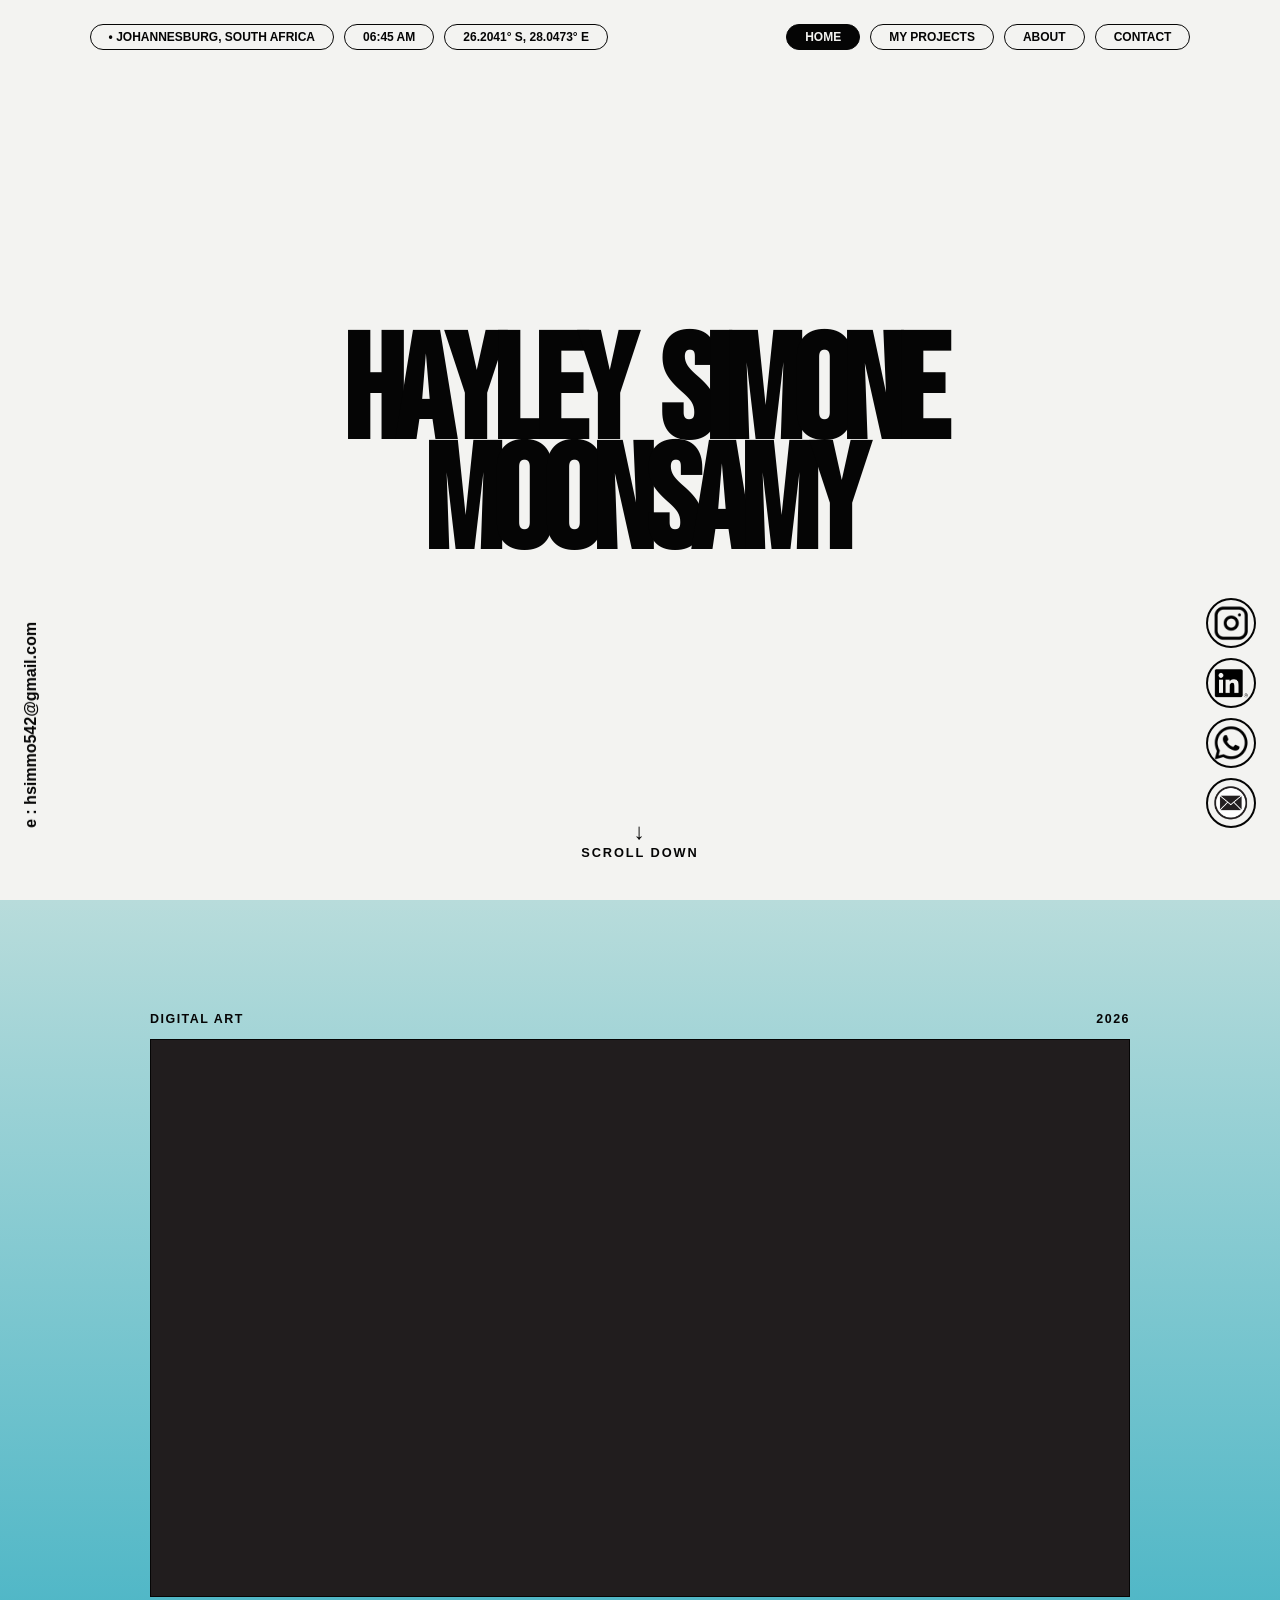
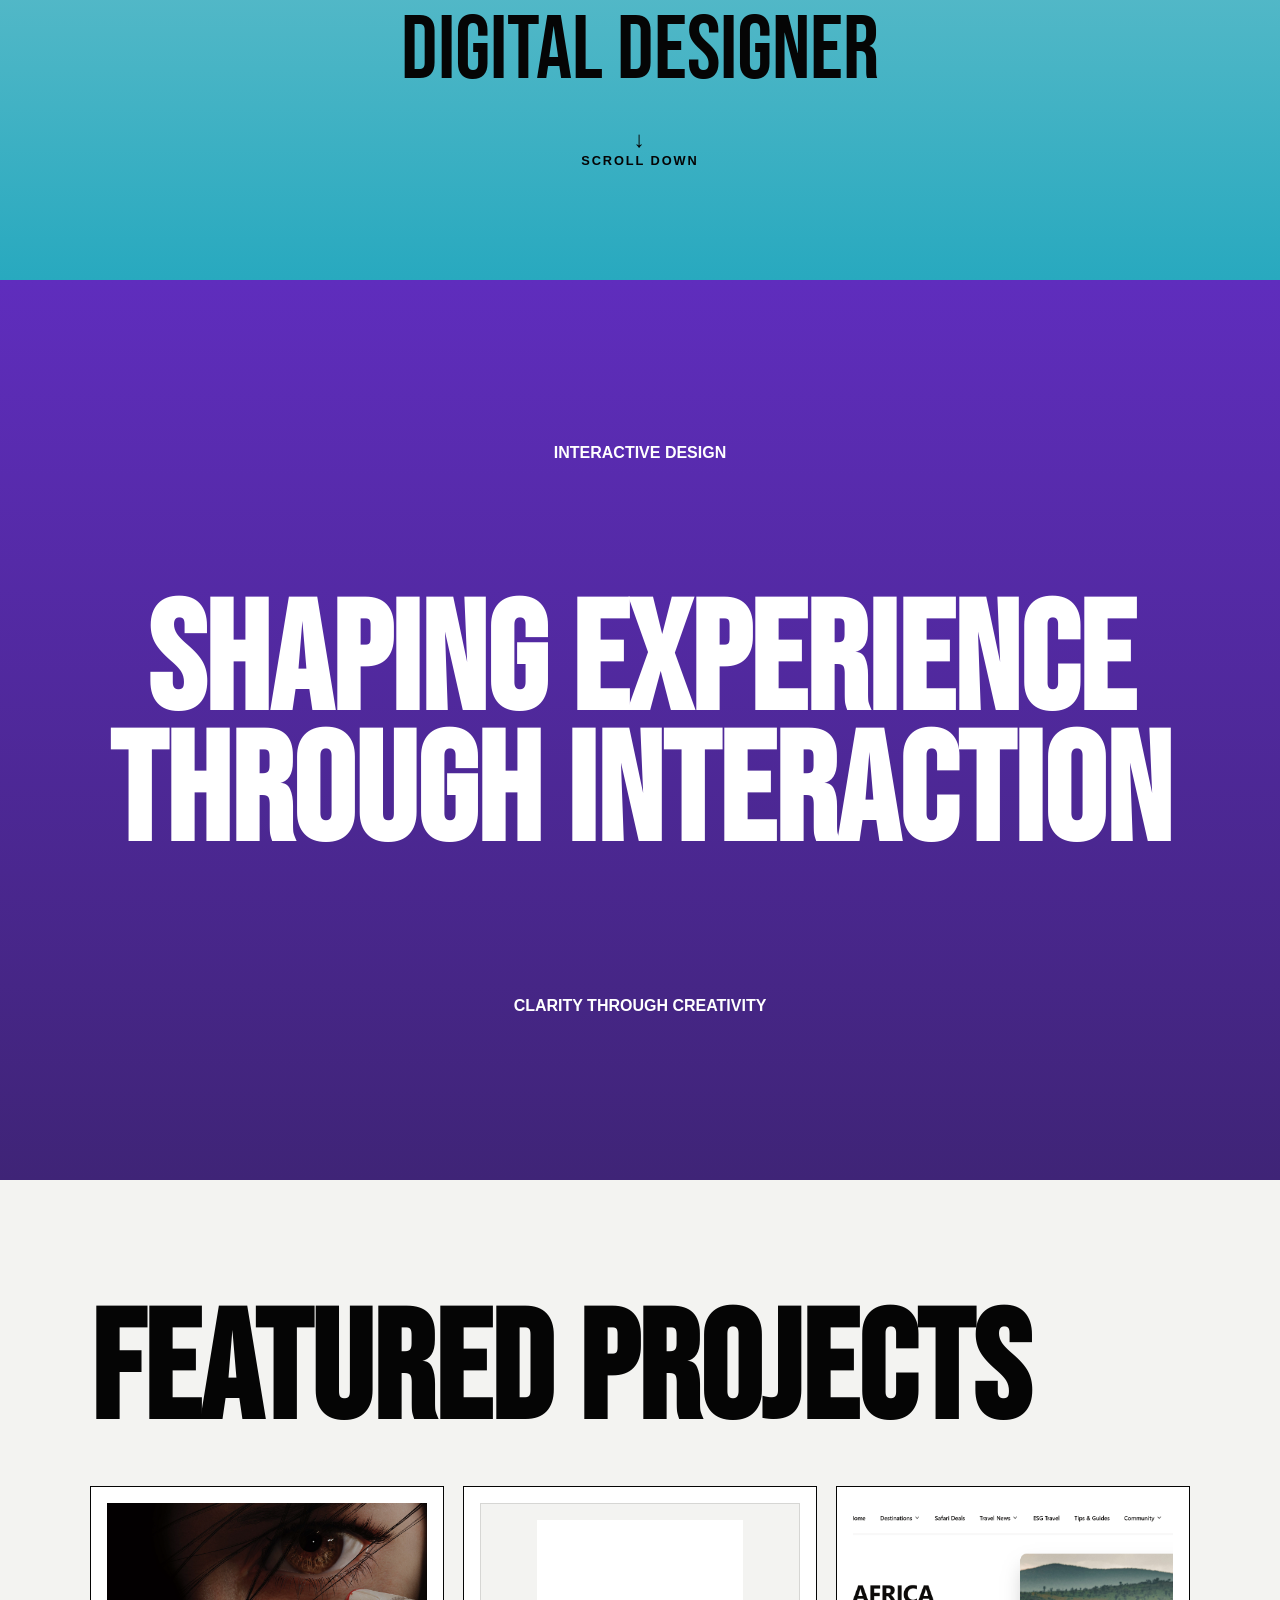
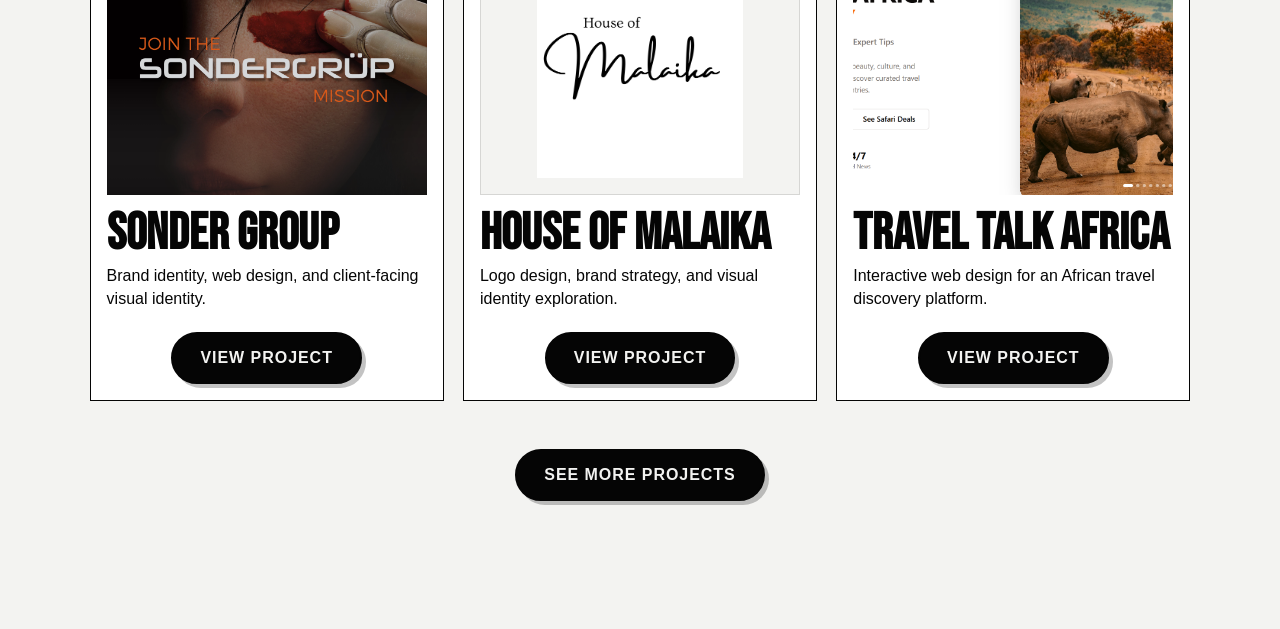
<file: index.html>
<!DOCTYPE html>
<html lang="en">
<head>
    <meta charset="UTF-8">
    <meta name="viewport" content="width=device-width, initial-scale=1.0">
    <title>Hayley Simone Moonsamy | Portfolio</title>
    <link rel="stylesheet" href="css/style.css">
    <script src="js/script.js" defer></script>
</head>

<body data-page="home">
    <header id="site-header"></header>

    <main>
        <section class="about-hero home-hero">
            <h1 class="about-title home-title" aria-label="Hayley Simone Moonsamy">
                <span>H</span><span>A</span><span>Y</span><span>L</span><span>E</span><span>Y</span>
                <span class="title-space"></span>
                <span>S</span><span>I</span><span>M</span><span>O</span><span>N</span><span>E</span>
                <br>
                <span>M</span><span>O</span><span>O</span><span>N</span><span>S</span><span>A</span><span>M</span><span>Y</span>
            </h1>

            <div class="hero-scroll">
                <span>↓</span>
                Scroll Down
            </div>
        </section>

        <section class="home-demo-section">
            <div class="home-demo-meta">
                <span>Digital Art</span>
                <span>2026</span>
            </div>

            <div class="home-demo-reel">
                <video autoplay muted loop playsinline>
                    <source src="assets-videos/Illustration%20Collection.mp4" type="video/mp4">
                    Full Screen Demo Reel
                </video>
            </div>

            <p class="home-demo-role">Digital Designer</p>

            <div class="about-scroll-cue">
                <span>↓</span>
                Scroll Down
            </div>
        </section>

        <section class="statement-section">
            <p>Interactive Design</p>
            <h2>Shaping Experience<br>Through Interaction</h2>
            <p>Clarity Through Creativity</p>
        </section>

        <section class="featured-section" id="featured">
            <h2>Featured Projects</h2>

            <div class="featured-grid">
                <article class="featured-card">
                    <img class="project-image project-thumb" src="assets/images/sonder/Sonder%20IG.png" alt="Sonder Group social campaign thumbnail">
                    <h3>Sonder Group</h3>
                    <p>Brand identity, web design, and client-facing visual identity.</p>
                    <a href="project1.html">View Project</a>
                </article>

                <article class="featured-card">
                    <img class="project-image project-thumb project-thumb-contain" src="assets malaika/images/logos/3.png" alt="House of Malaika logo thumbnail">
                    <h3>House of Malaika</h3>
                    <p>Logo design, brand strategy, and visual identity exploration.</p>
                    <a href="project2.html">View Project</a>
                </article>

                <article class="featured-card">
                    <img class="project-image project-thumb" src="assetstravel/images/images/website.png" alt="Travel Talk Africa website thumbnail">
                    <h3>Travel Talk Africa</h3>
                    <p>Interactive web design for an African travel discovery platform.</p>
                    <a href="project3.html">View Project</a>
                </article>
            </div>

            <a class="big-button" href="projects.html">See More Projects</a>
        </section>
    </main>
</body>
</html>
</file>
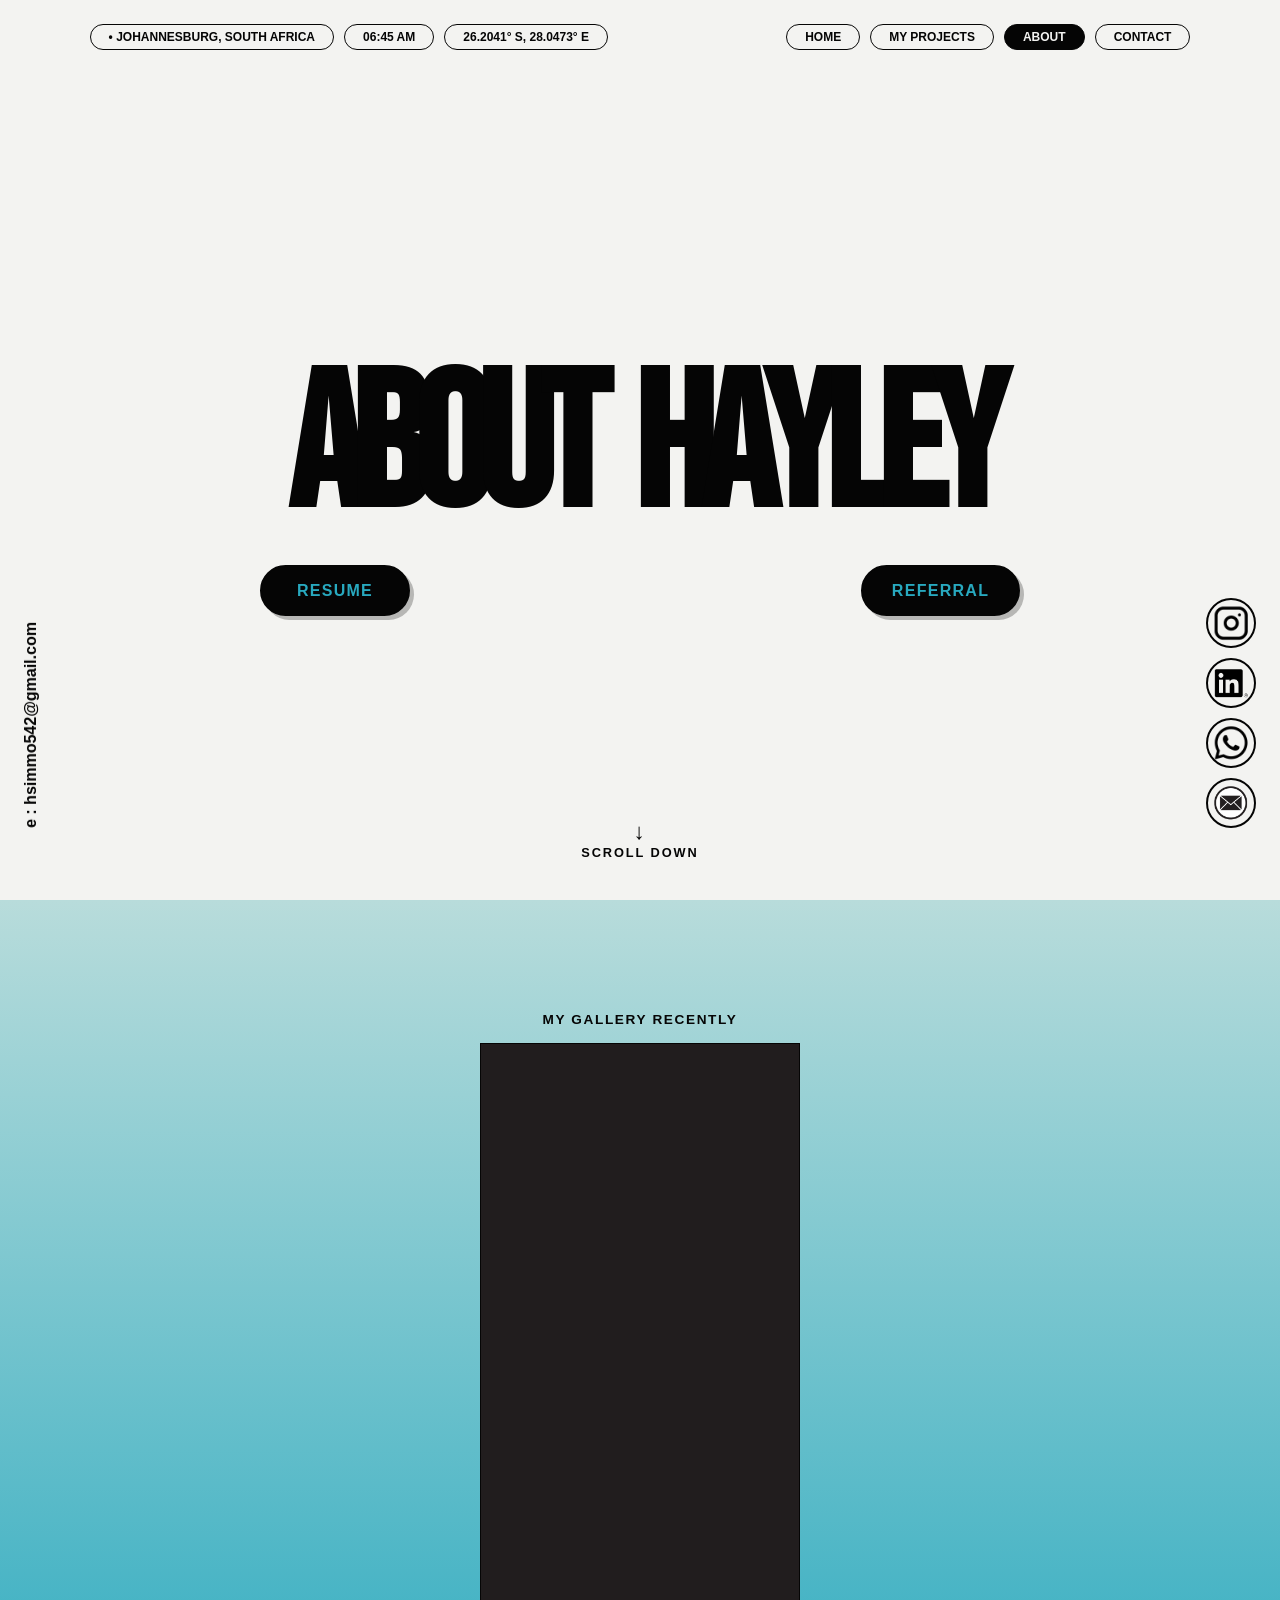
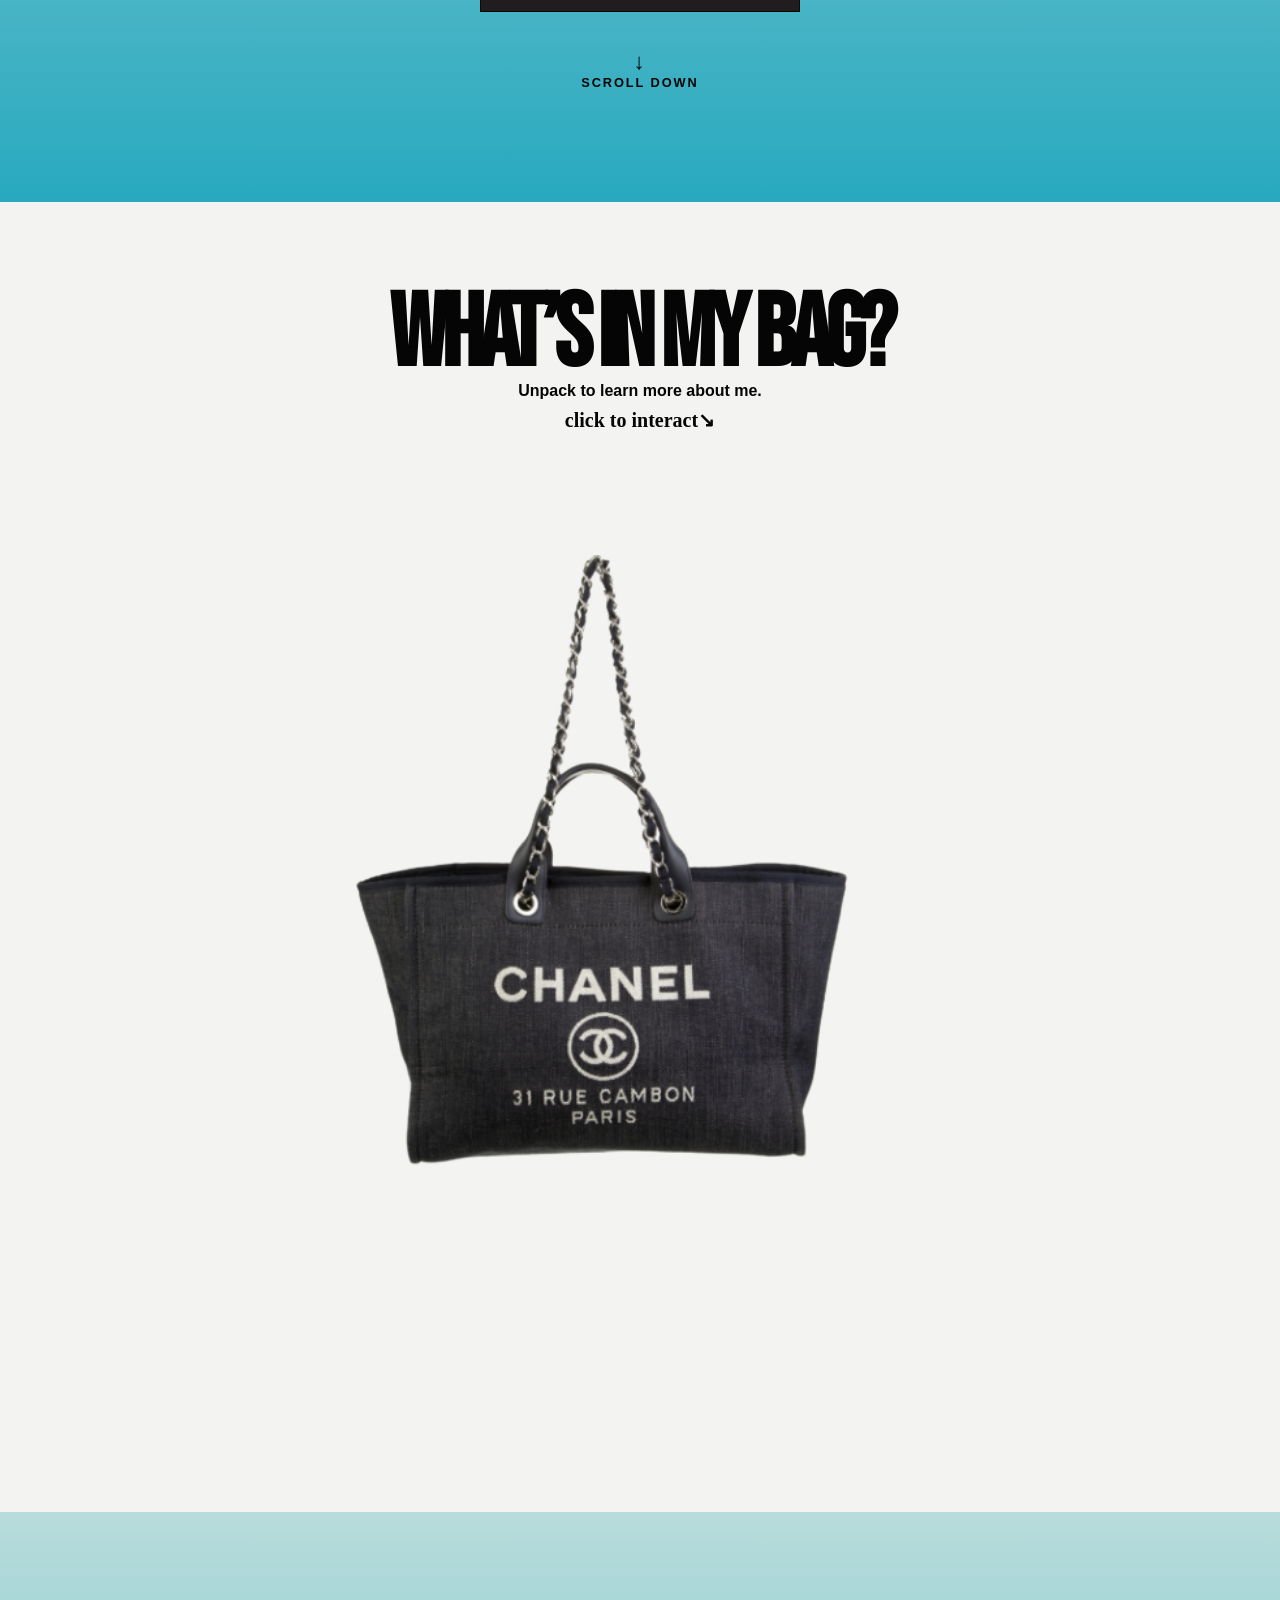
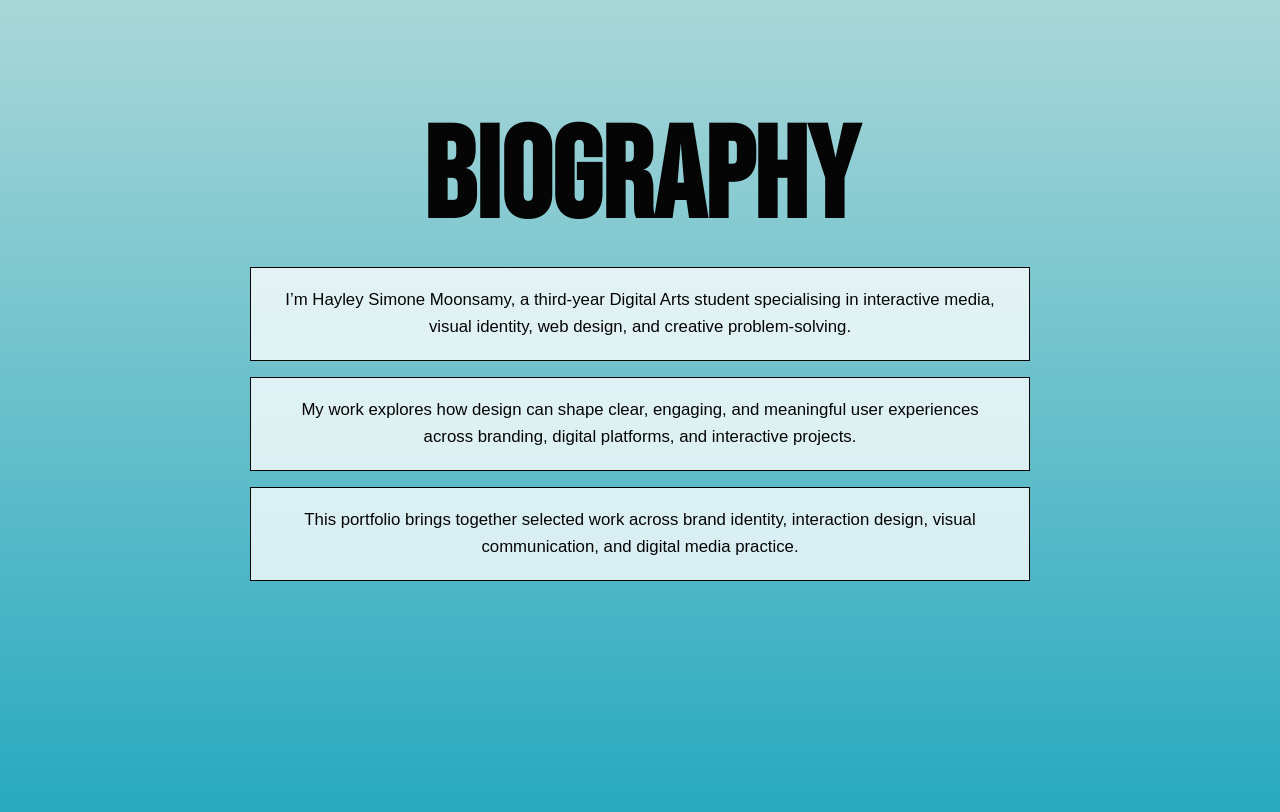
<file: about.html>
<!DOCTYPE html>
<html lang="en">
<head>
    <meta charset="UTF-8">
    <meta name="viewport" content="width=device-width, initial-scale=1.0">
    <title>About | Hayley Simone Moonsamy</title>
    <link rel="stylesheet" href="css/style.css">
    <script src="js/script.js" defer></script>
</head>

<body data-page="about">
    <header id="site-header"></header>

    <main class="about-page">

        <section class="about-hero">
            <h1 class="about-title" aria-label="About Hayley">
                <span>A</span><span>B</span><span>O</span><span>U</span><span>T</span>
                <span class="title-space"></span>
                <span>H</span><span>A</span><span>Y</span><span>L</span><span>E</span><span>Y</span>
            </h1>

            <div class="about-hero-buttons">
                <a href="assets-about/documents/Hayley Corporate Resume.pdf" class="big-button" target="_blank" rel="noopener noreferrer">Resume</a>
                <a href="assets-about/documents/Hayley Referal.pdf" class="big-button" target="_blank" rel="noopener noreferrer">Referral</a>
            </div>

            <div class="hero-scroll">
            <span>↓</span>
            Scroll Down
            </div>

        </section>

        <section class="about-reel-section">
            <div class="about-reel-text">
                <p>My gallery recently</p>
                <h2>Designing with purpose through interaction.</h2>
            </div>

            <div class="about-demo-reel">
                <video autoplay muted loop playsinline>
                    <source src="assets-videos/video/PhotoDump.mp4" type="video/mp4">
                    Demo Reel
                </video>
            </div>

            <div class="about-scroll-cue">
                <span>↓</span>
                Scroll Down
            </div>
        </section>

        <section class="about-bag-section">
            <div class="bag-heading">
                <h2>What’s in my bag?</h2>
                <p>Unpack to learn more about me.</p>
                <p class="click-to-interact">click to interact</p>
            </div>

            <div class="bag-stage">
                <button class="bag-visual" type="button" aria-label="Open bag">
                    <img src="assets-about/bag.png" alt="Open my bag">
                </button>

                <div class="bag-items">
                    <button class="bag-item" data-target="polaroid">
                        <img src="assets-about/polaroid.png" alt="Polaroid">
                    </button>

                    <button class="bag-item" data-target="phone">
                        <img src="assets-about/iphone.png" alt="iPhone">
                    </button>

                    <button class="bag-item" data-target="tablet">
                        <img src="assets-about/drawing tablet.png" alt="Drawing tablet">
                    </button>

                    <button class="bag-item" data-target="glasses">
                        <img src="assets-about/glasses.png" alt="Glasses">
                    </button>

                    <button class="bag-item" data-target="headphones">
                        <img src="assets-about/headphones.png" alt="Headphones">
                    </button>

                    <button class="bag-item" data-target="laptop">
                        <img src="assets-about/laptop.png" alt="Laptop">
                    </button>

                    <button class="bag-item" data-target="notebook">
                        <img src="assets-about/notebook.png" alt="Notebook">
                    </button>

                    <button class="bag-item" data-target="book">
                        <img src="assets-about/bukowski book.png" alt="Bukowski book">
                    </button>

                    <button class="bag-item" data-target="ipad">
                        <img src="assets-about/ipad.png" alt="iPad">
                    </button>

                    <button class="bag-item" data-target="controller">
                        <img src="assets-about/controller.png" alt="Controller">
                    </button>

                    <button class="bag-item" data-target="bible">
                        <img src="assets-about/bible.png" alt="Bible">
                    </button>

                    <button class="bag-item" data-target="water">
                        <img src="assets-about/water bottle.png" alt="Water bottle">
                    </button>
                </div>

                <article class="bag-popup" id="bag-popup">
                    <h3>Click the bag</h3>
                    <p>Open the bag, then select an object to reveal more.</p>
                </article>
            </div>
        </section>

        <section class="about-bio-section">
            <h2>Biography</h2>

            <p>
                I’m Hayley Simone Moonsamy, a third-year Digital Arts student specialising in interactive media,
                visual identity, web design, and creative problem-solving.
            </p>

            <p>
                My work explores how design can shape clear, engaging, and meaningful user experiences across
                branding, digital platforms, and interactive projects.
            </p>

            <p>
                This portfolio brings together selected work across brand identity, interaction design,
                visual communication, and digital media practice.
            </p>
        </section>

    </main>
</body>
</html>
</file>
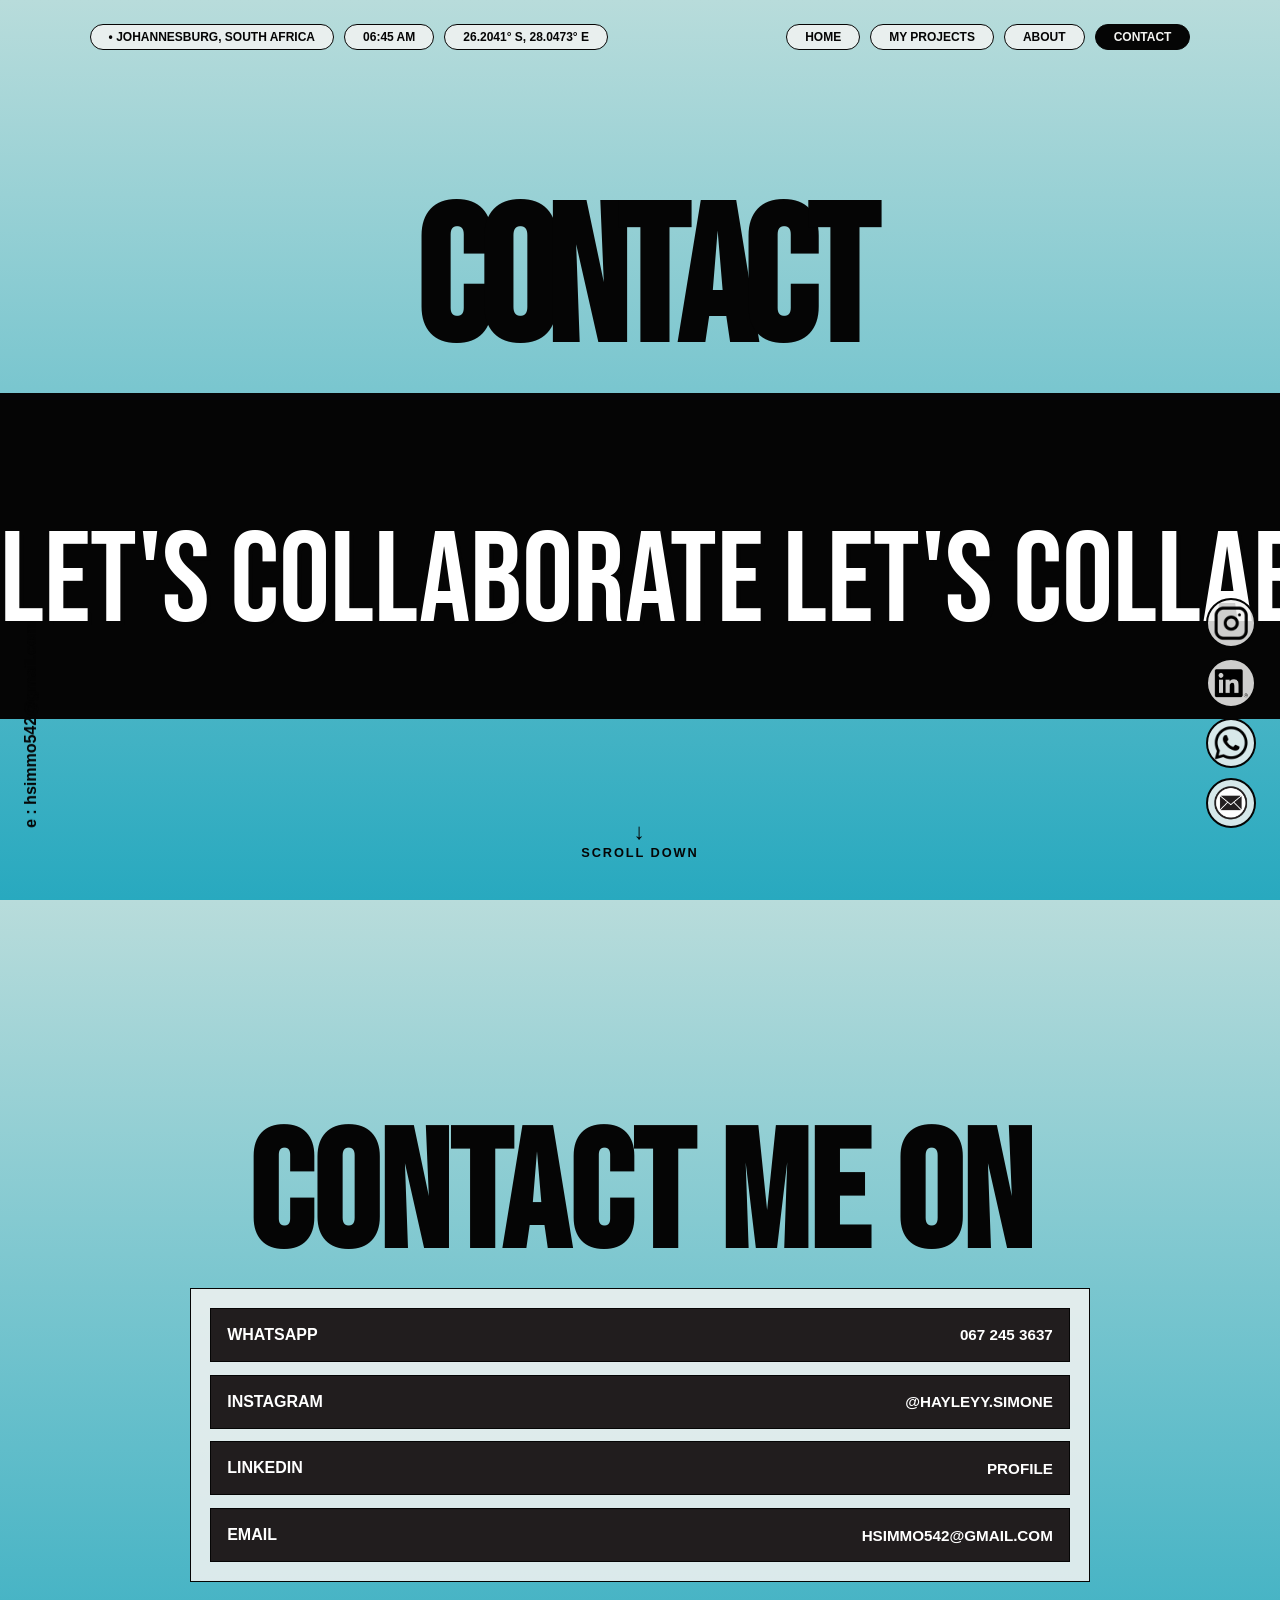
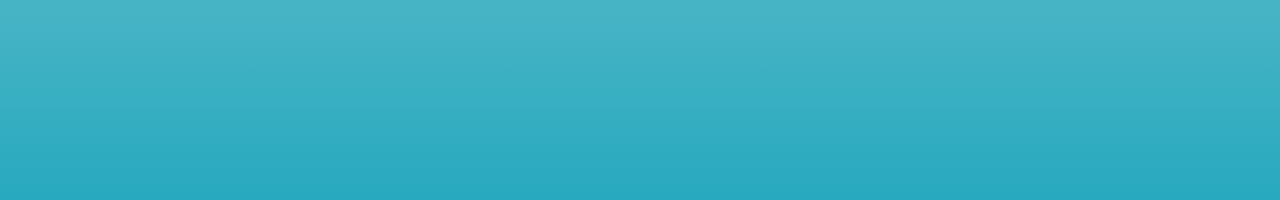
<file: contact.html>
<!DOCTYPE html>
<html lang="en">
<head>
    <meta charset="UTF-8">
    <meta name="viewport" content="width=device-width, initial-scale=1.0">
    <title>Contact | Hayley Simone Moonsamy</title>
    <link rel="stylesheet" href="css/style.css">
    <script src="js/script.js" defer></script>
</head>

<body data-page="contact">
    <header id="site-header"></header>

    <main class="contact-page">
        <section class="about-hero contact-hero">
            <h1 class="about-title contact-title" aria-label="Contact">
                <span>C</span><span>O</span><span>N</span><span>T</span><span>A</span><span>C</span><span>T</span>
            </h1>

            <a class="contact-collab-link" href="mailto:hsimmo542@gmail.com" aria-label="Email Hayley to collaborate">
                <span class="contact-collab-top" aria-hidden="true"></span>
                <span class="contact-collab-main">
                    <span>Let's Collaborate Let's Collaborate Let's Collaborate</span>
                </span>
            </a>

            <div class="hero-scroll">
                <span>↓</span>
                Scroll Down
            </div>
        </section>

        <section class="contact-info-section" aria-labelledby="contact-info-title">
            <div class="contact-frame contact-info-frame">
                <h2 id="contact-info-title">Contact Me On</h2>

                <div class="contact-list">
                    <a class="contact-row" href="https://wa.me/27672453637" target="_blank" rel="noopener noreferrer">
                        <span>WhatsApp</span>
                        <strong>067 245 3637</strong>
                    </a>

                    <a class="contact-row" href="https://www.instagram.com/hayleyy.simone/" target="_blank" rel="noopener noreferrer">
                        <span>Instagram</span>
                        <strong>@hayleyy.simone</strong>
                    </a>

                    <a class="contact-row" href="https://www.linkedin.com/in/hayley-moonsamy-b3a55b208?utm_source=share_via&utm_content=profile&utm_medium=member_ios" target="_blank" rel="noopener noreferrer">
                        <span>LinkedIn</span>
                        <strong>Profile</strong>
                    </a>

                    <a class="contact-row" href="mailto:hsimmo542@gmail.com">
                        <span>Email</span>
                        <strong>hsimmo542@gmail.com</strong>
                    </a>
                </div>
            </div>
        </section>
    </main>
</body>
</html>
</file>
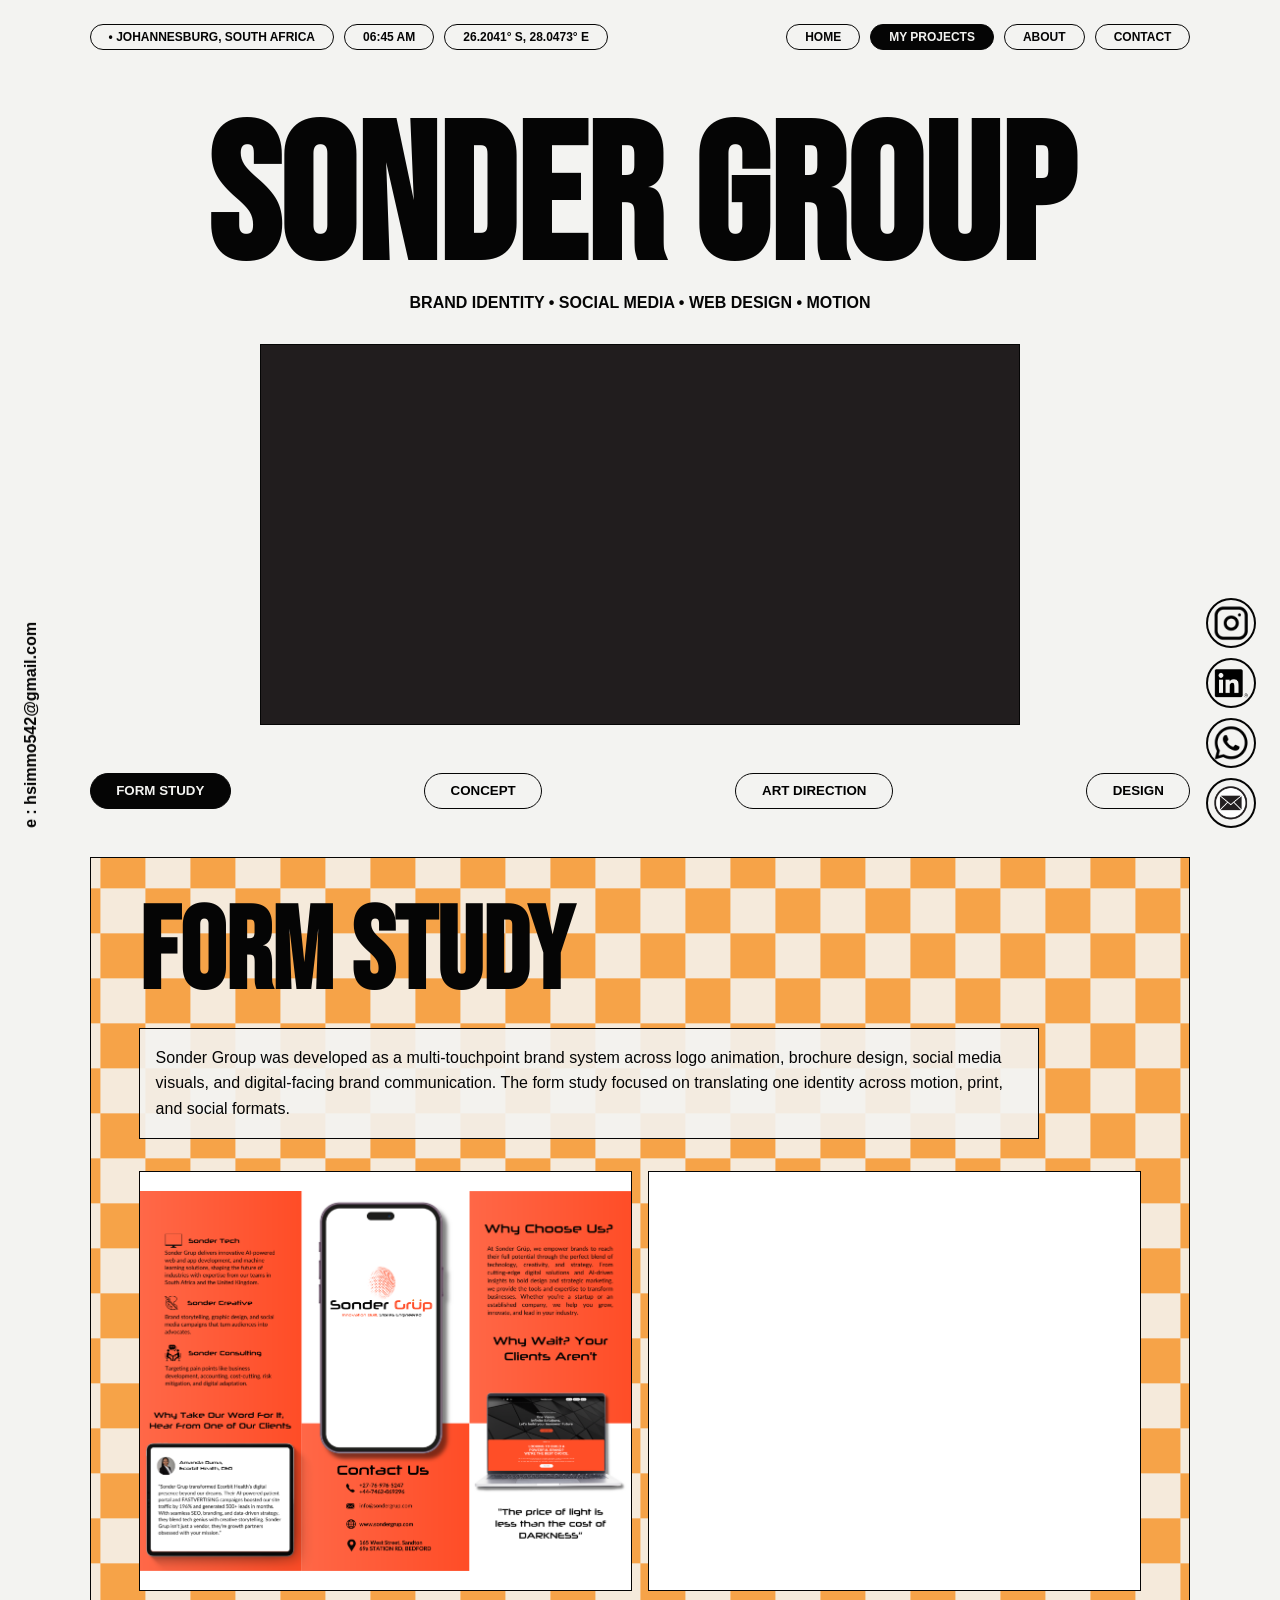
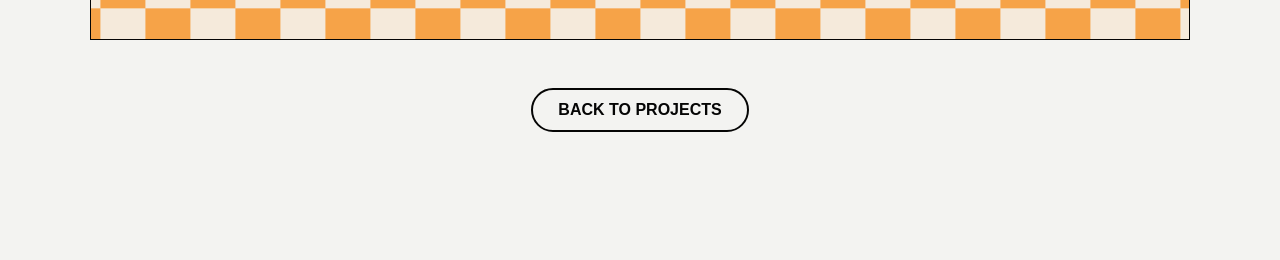
<file: project1.html>
<!DOCTYPE html>
<html lang="en">
<head>
    <meta charset="UTF-8" />
    <meta name="viewport" content="width=device-width, initial-scale=1.0" />
    <title>Sonder Group | Hayley Simone Moonsamy</title>
    <link rel="stylesheet" href="css/style.css" />
    <script src="js/script.js" defer></script>
</head>

<body data-page="projects" data-project="sonder">
    <header id="site-header"></header>

    <main class="project-detail-page sonder-page">
        <section class="project-detail-hero centered-project-hero">
            <h1>Sonder Group</h1>
            <p class="project-type">Brand Identity • Social Media • Web Design • Motion</p>

            <video class="project-hero-video centered-media" autoplay muted loop playsinline>
                <source src="assets/videos/sonder/Sonder Final Logo.mp4" type="video/mp4" />
            </video>
        </section>

        <section class="project-tabs">
            <button class="detail-tab active-tab" data-tab="form">Form Study</button>
            <button class="detail-tab" data-tab="concept">Concept</button>
            <button class="detail-tab" data-tab="art">Art Direction</button>
            <button class="detail-tab" data-tab="design">Design</button>
        </section>

        <section class="detail-panel active-panel" id="form">
            <h2>Form Study</h2>
            <p>
                Sonder Group was developed as a multi-touchpoint brand system across logo animation,
                brochure design, social media visuals, and digital-facing brand communication. The form
                study focused on translating one identity across motion, print, and social formats.
            </p>

            <div class="case-gallery">
                <img class="wide-case-image" src="assets/images/Sonder%20Brochure.png" alt="Sonder Group brochure design" />

                <video autoplay muted loop playsinline>
                    <source src="assets/videos/sonder/we do.mp4" type="video/mp4" />
                </video>
            </div>
        </section>

        <section class="detail-panel" id="concept">
            <h2>Concept</h2>
            <p>
                The concept positions Sonder Group as a bold digital solutions brand combining technology,
                creativity, consulting, and strategic communication. The visual identity needed to feel
                innovative, confident, and commercially credible while still being adaptable for social media
                and client-facing material.
            </p>

            <div class="case-gallery">
                <img src="assets/images/sonder/Sonder%20IG.png" alt="Sonder mission post" />
                <img src="assets/images/Sonder%20IG1.png" alt="Sonder movement post" />
                <img src="assets/images/sonder/Sonder%20IG2.png" alt="Sonder consulting post" />
                <img src="assets/images/Sonder%20IG3.png" alt="Sonder enquiries post" />
            </div>
        </section>

        <section class="detail-panel" id="art">
            <h2>Art Direction</h2>
            <p>
                The art direction uses a high-contrast orange, black, white, and grey palette, paired with
                futuristic typography and editorial imagery. The system is direct, motivational, and
                social-first, using bold overlays and strong hierarchy to guide attention quickly.
            </p>

            <div class="case-gallery small-gallery">
                <img src="assets/images/Sonder%20IG4.png" alt="Sonder business post" />
                <img src="assets/images/Sonder%20IG5.png" alt="Sonder cool idea post" />
                <img src="assets/images/Sonder%20IG6.png" alt="Sonder business detail post" />
                <img src="assets/images/Sonder%20IG7.png" alt="Sonder product problem post" />
                <img src="assets/images/Sonder%20IG8.png" alt="Sonder product market post" />
                <img src="assets/images/Sonder%20IG9.png" alt="Sonder problem solution post" />
            </div>
        </section>

        <section class="detail-panel" id="design">
            <h2>Design</h2>
            <p>
                The final design outcome extends the brand across brochure design, animated logo work,
                campaign visuals, and educational carousel content. This shows how one identity can remain
                consistent while adapting across different communication needs.
            </p>

            <div class="case-gallery small-gallery">
                <img src="assets/images/Sonder%20IG10.png" alt="Sonder PSSP framework post" />
                <img src="assets/images/Sonder%20IG11.png" alt="Sonder problem framework post" />
                <img src="assets/images/Sonder%20IG12.png" alt="Sonder statistic framework post" />
                <img src="assets/images/Sonder%20IG13.png" alt="Sonder solution framework post" />
                <img src="assets/images/Sonder%20IG14.png" alt="Sonder product framework post" />
                <img src="assets/images/Sonder%20IG15.png" alt="Sonder validation post" />
            </div>
        </section>

        <a class="big-button" href="projects.html">Back to Projects</a>
    </main>
</body>
</html>
</file>
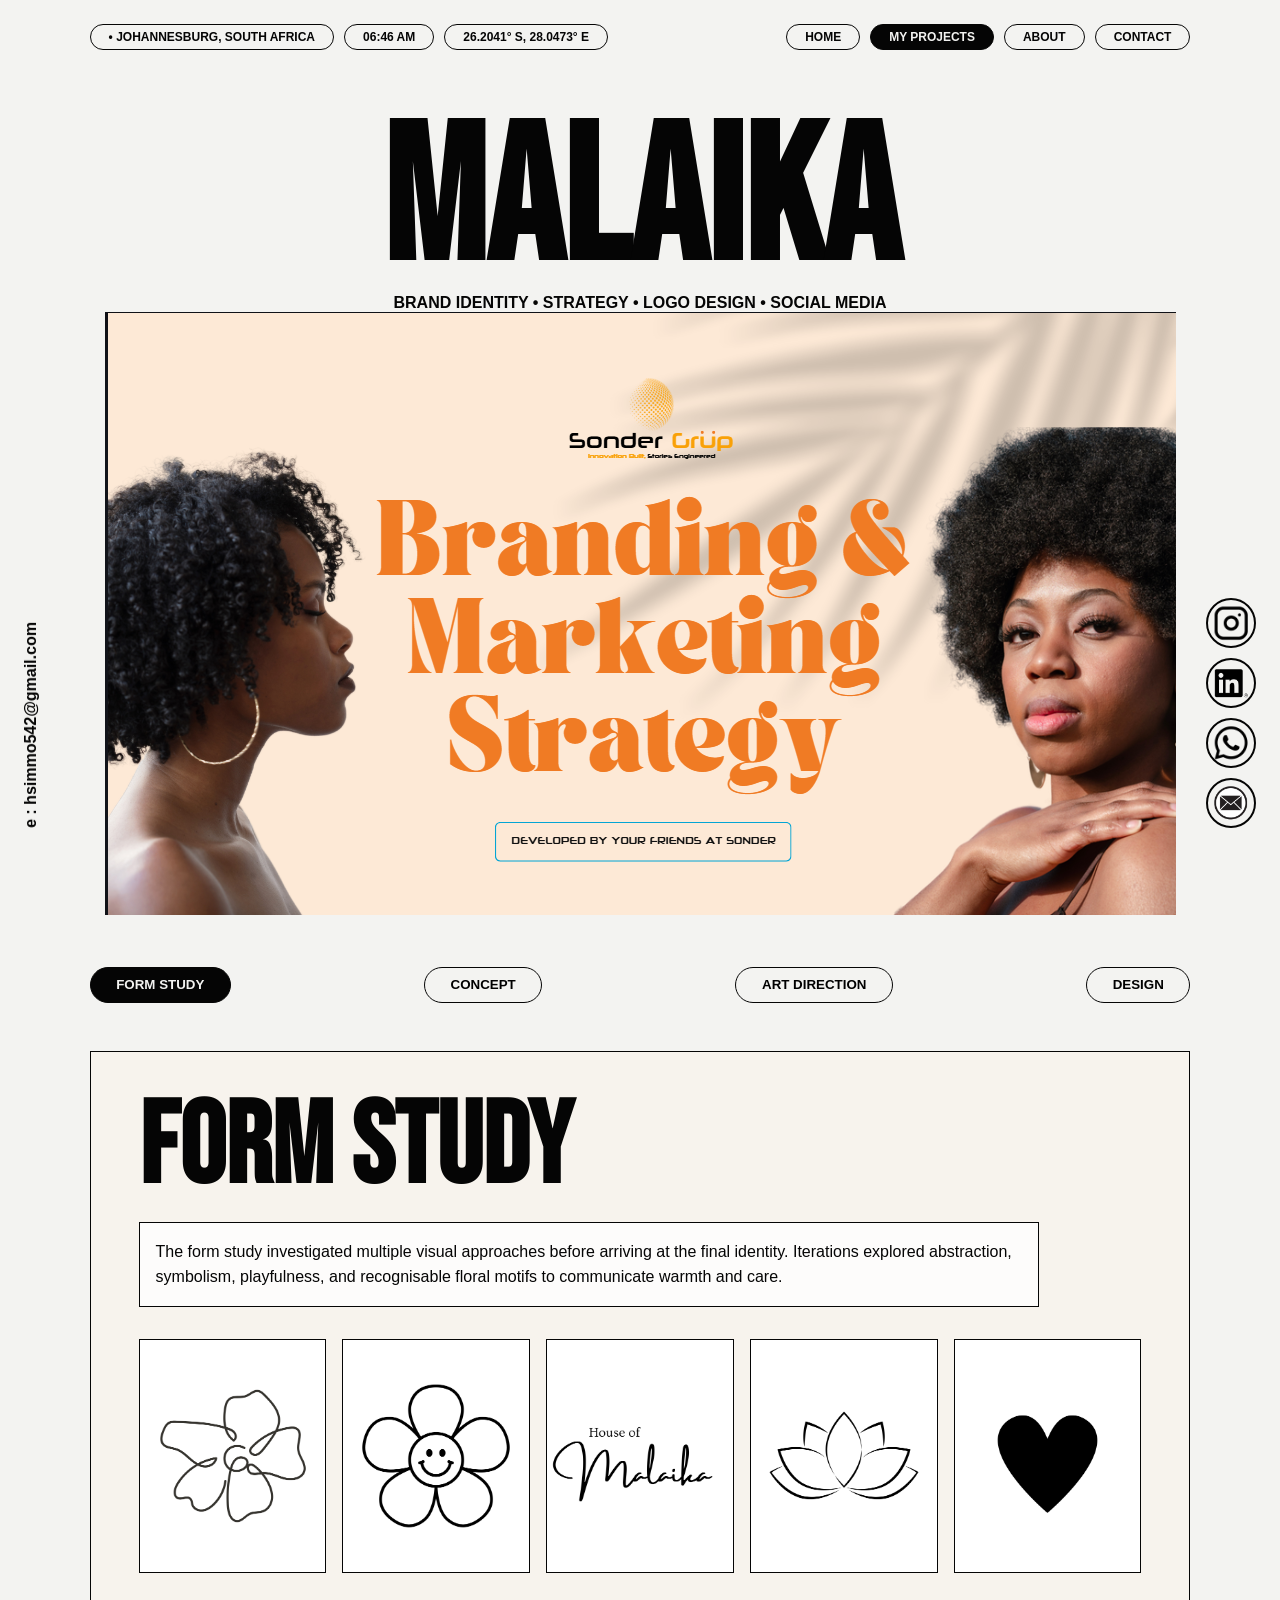
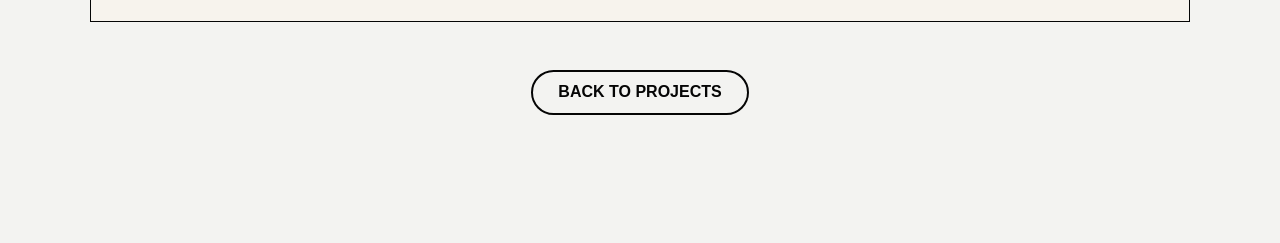
<file: project2.html>
<!DOCTYPE html>
<html lang="en">
<head>
    <meta charset="UTF-8">
    <meta name="viewport" content="width=device-width, initial-scale=1.0">
    <title>House of Malaika | Hayley Simone Moonsamy</title>

    <link rel="stylesheet" href="css/style.css">
    <script src="js/script.js" defer></script>
</head>

<body data-page="projects" data-project="malaika">

    <header id="site-header"></header>

    <main class="project-detail-page">

        <!-- HERO -->
        <section class="project-detail-hero centered-project-hero">

            <h1>MALAIKA</h1>

            <p class="project-type">
                BRAND IDENTITY • STRATEGY • LOGO DESIGN • SOCIAL MEDIA
            </p>

            <img
                class="centered-media"
                src="assets malaika/images/images/mal.png"
                alt="House of Malaika final logo"
            >

        </section>


        <!-- TABS -->
        <section class="project-tabs">

            <button class="detail-tab active-tab" data-tab="form">
                Form Study
            </button>

            <button class="detail-tab" data-tab="concept">
                Concept
            </button>

            <button class="detail-tab" data-tab="art">
                Art Direction
            </button>

            <button class="detail-tab" data-tab="design">
                Design
            </button>

        </section>


        <!-- FORM STUDY -->
        <section class="detail-panel active-panel" id="form">

            <h2>Form Study</h2>

            <p>
                The form study investigated multiple visual approaches before
                arriving at the final identity. Iterations explored abstraction,
                symbolism, playfulness, and recognisable floral motifs to
                communicate warmth and care.
            </p>

            <div class="case-gallery small-gallery">

                <img
                    src="assets malaika/images/logos/1.png"
                    alt="Malaika logo exploration one"
                >

                <img
                    src="assets malaika/images/logos/2.png"
                    alt="Malaika logo exploration two"
                >

                <img
                    src="assets malaika/images/logos/3.png"
                    alt="Malaika logo exploration three"
                >

                <img
                    src="assets malaika/images/logos/4.png"
                    alt="Malaika logo exploration four"
                >

                <img
                    src="assets malaika/images/logos/5.png"
                    alt="Malaika logo exploration five"
                >

            </div>

        </section>


        <!-- CONCEPT -->
        <section class="detail-panel" id="concept">

            <h2>Concept</h2>

            <p>
                The concept centred on positioning Malaika as a contemporary
                wellness brand. Strategic messaging focused on empowerment,
                trust, and authentic connection with its audience.
            </p>

            <div class="case-gallery">

                <img
                    class="wide-case-image"
                    src="assets malaika/images/images/strategy.png"
                    alt="Malaika branding and marketing strategy"
                >

            </div>

        </section>


        <!-- ART DIRECTION -->
        <section class="detail-panel" id="art">

            <h2>Art Direction</h2>

            <p>
                The art direction paired soft neutrals with vibrant accents to
                balance professionalism and approachability. Presentation
                materials introduced organic textures and lifestyle imagery to
                reinforce the brand personality.
            </p>

            <div class="case-gallery">

                <img
                    src="assets malaika/images/images/agenda.png"
                    alt="Malaika agenda slide"
                >

                <img
                    src="assets malaika/images/images/dream team.png"
                    alt="Malaika dream team slide"
                >

            </div>

        </section>


        <!-- DESIGN -->
        <section class="detail-panel" id="design">

            <h2>Design</h2>

            <p>
                The final outcome brought together identity, strategy, and
                communication design into a cohesive system. The project
                demonstrates how visual consistency can support both internal
                planning and outward-facing brand experiences.
            </p>

            <div class="case-gallery">

                <img
                    src="assets malaika/images/images/mal.png"
                    alt="House of Malaika logo design"
                >

                <img
                    src="assets malaika/images/images/strategy.png"
                    alt="Malaika strategy presentation design"
                >

            </div>

        </section>


        <a class="big-button" href="projects.html">
            Back to Projects
        </a>

    </main>

</body>
</html>
</file>
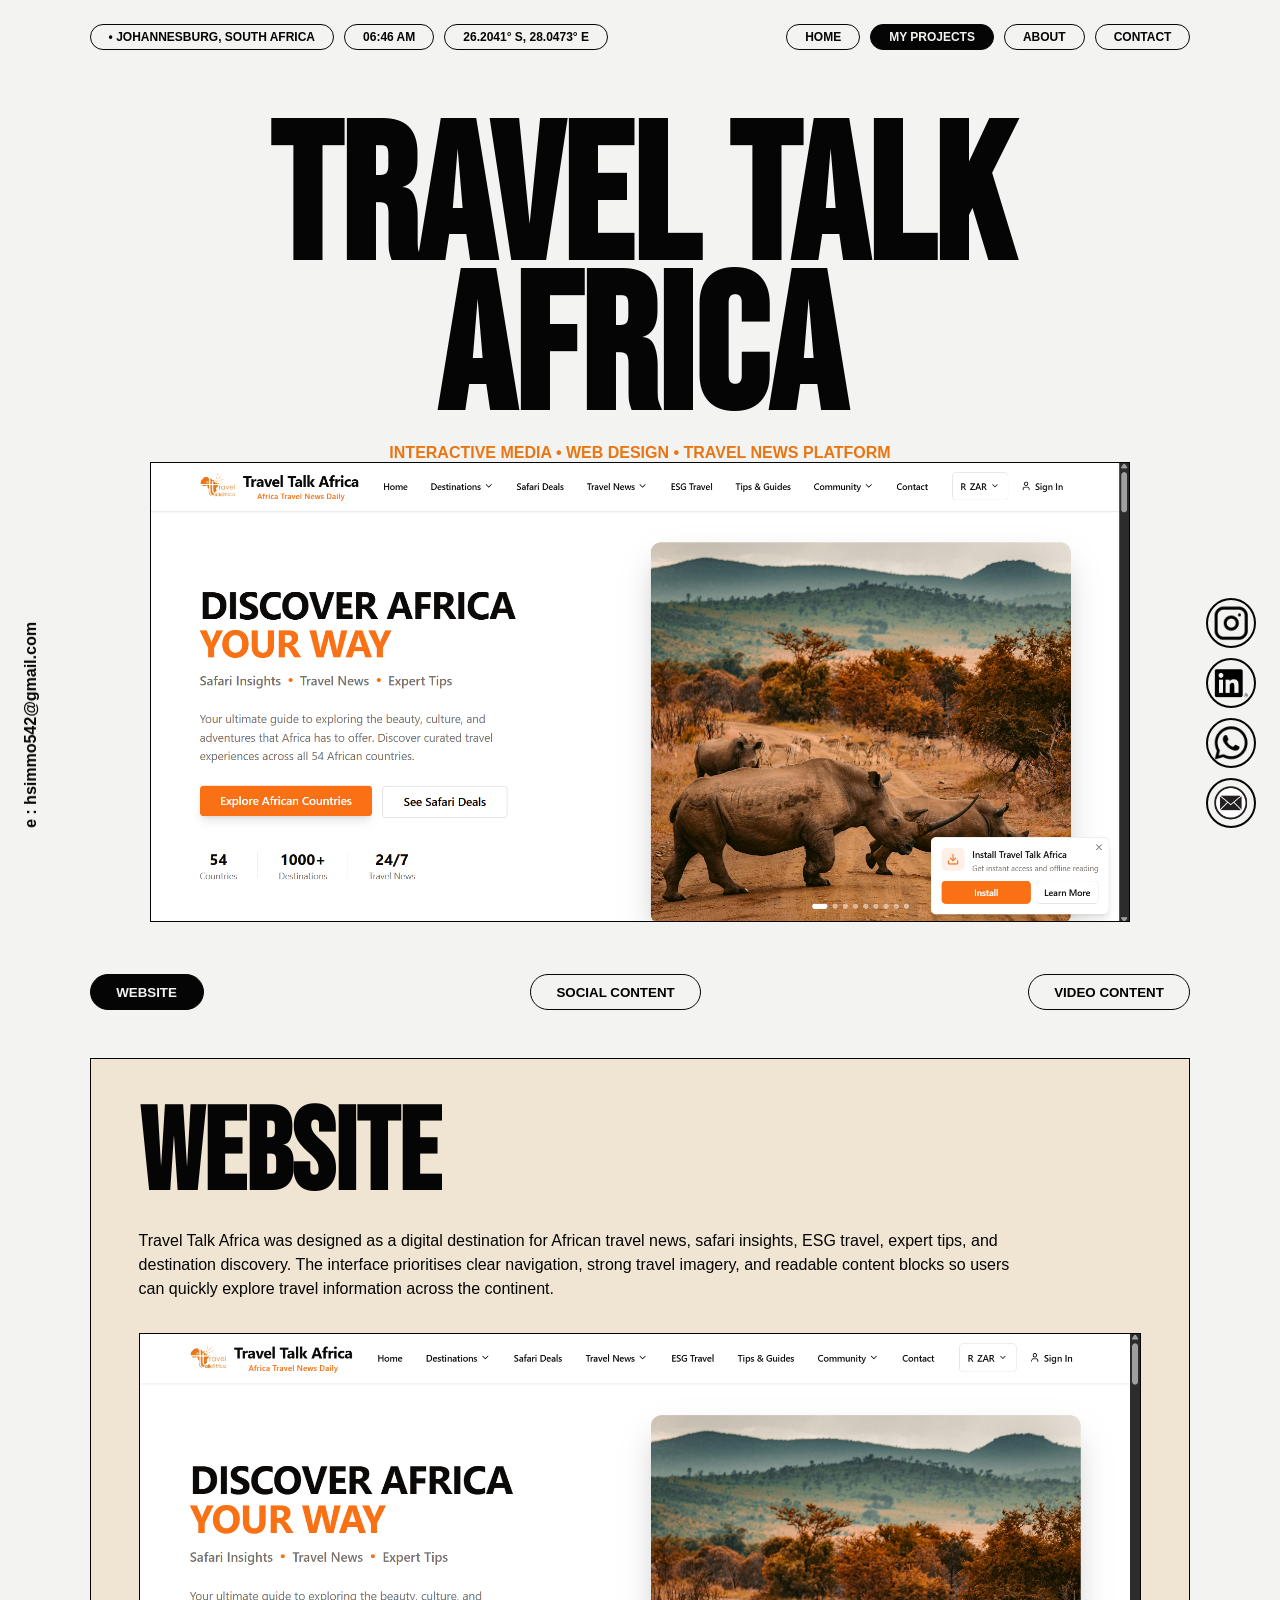
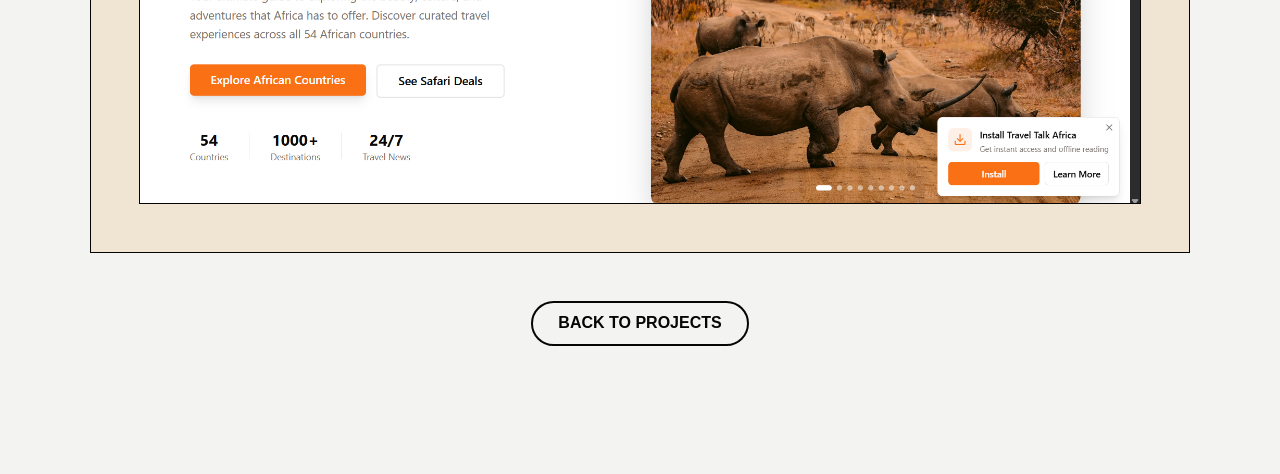
<file: project3.html>
<!DOCTYPE html>
<html lang="en">
<head>
    <meta charset="UTF-8" />
    <meta name="viewport" content="width=device-width, initial-scale=1.0" />
    <title>Travel Talk Africa | Hayley Simone Moonsamy</title>
    <link rel="stylesheet" href="css/style.css" />
    <script src="js/script.js" defer></script>
</head>

<body data-page="projects" data-project="travel">
    <header id="site-header"></header>

    <main class="project-detail-page travel-page">
        <section class="project-detail-hero centered-project-hero">
            <h1>Travel Talk Africa</h1>
            <p class="project-type">Interactive Media • Web Design • Travel News Platform</p>

            <img
                class="centered-media travel-hero-image"
                src="assetstravel/images/images/website.png"
                alt="Travel Talk Africa website homepage"
            />
        </section>

        <section class="project-tabs travel-tabs">
            <button class="detail-tab active-tab" data-tab="website">Website</button>
            <button class="detail-tab" data-tab="social">Social Content</button>
            <button class="detail-tab" data-tab="video">Video Content</button>
        </section>

        <section class="detail-panel active-panel travel-panel" id="website">
            <h2>Website</h2>
            <p>
                Travel Talk Africa was designed as a digital destination for African travel news,
                safari insights, ESG travel, expert tips, and destination discovery. The interface
                prioritises clear navigation, strong travel imagery, and readable content blocks so
                users can quickly explore travel information across the continent.
            </p>

            <div class="case-gallery travel-website-gallery">
                <img
                    class="wide-case-image"
                    src="assetstravel/images/images/website.png"
                    alt="Travel Talk Africa website interface"
                />
            </div>
        </section>

        <section class="detail-panel travel-panel" id="social">
            <h2>Social Content</h2>
            <p>
                Supporting social assets extended the Travel Talk Africa identity beyond the website.
                These visuals keep the orange brand mark visible while presenting the platform as
                energetic, recognisable, and connected to African destination storytelling.
            </p>

            <div class="case-gallery travel-social-gallery">
                <img
                    src="assetstravel/images/images/1.png"
                    alt="Travel Talk Africa full logo"
                />
                <img
                    src="assetstravel/images/images/2.png"
                    alt="Travel Talk Africa logo mark"
                />
            </div>
        </section>

        <section class="detail-panel travel-panel" id="video">
            <h2>Video Content</h2>
            <p>
                Short-form motion content was used to capture attention and communicate the energy
                of African travel experiences. This supports the platform’s editorial identity by
                turning travel information into quick, engaging visual storytelling.
            </p>

            <div class="case-gallery travel-video-gallery">
                <video controls muted playsinline>
                    <source src="assetstravel/images/2.mp4" type="video/mp4" />
                    Your browser does not support the video tag.
                </video>
            </div>
        </section>

        <a class="big-button" href="projects.html">Back to Projects</a>
    </main>
</body>
</html>
</file>
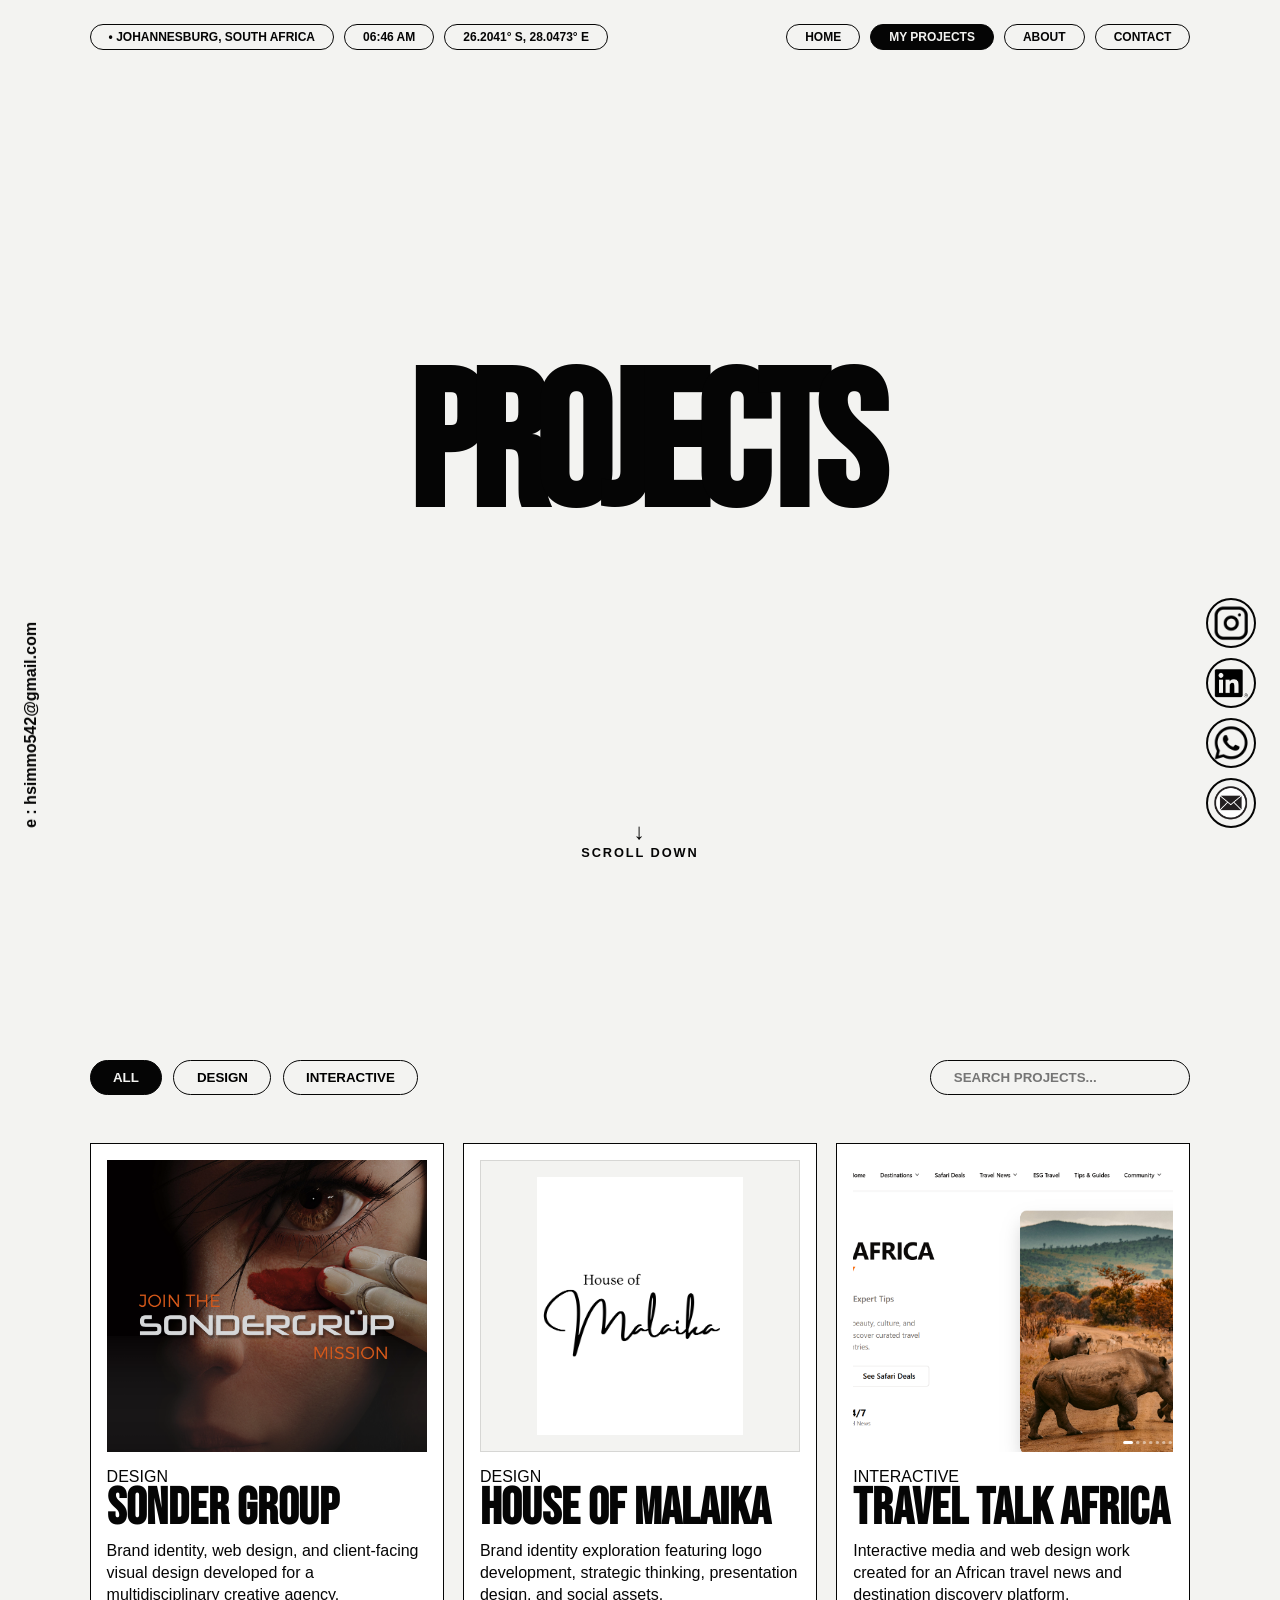
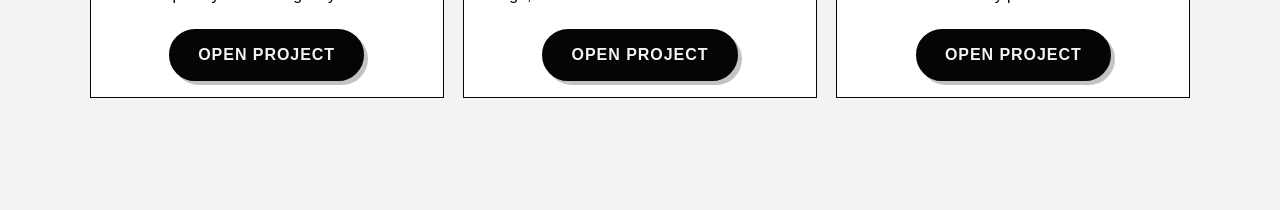
<file: projects.html>
<!DOCTYPE html>
<html lang="en">
<head>
    <meta charset="UTF-8">
    <meta name="viewport" content="width=device-width, initial-scale=1.0">
    <title>My Projects | Hayley Simone Moonsamy</title>
    <link rel="stylesheet" href="css/style.css">
    <script src="js/script.js" defer></script>
</head>

<body data-page="projects">
    <header id="site-header"></header>

    <main class="projects-page">
        <section class="about-hero projects-hero">
            <h1 class="about-title projects-title" aria-label="Projects">
                <span>P</span><span>R</span><span>O</span><span>J</span><span>E</span><span>C</span><span>T</span><span>S</span>
            </h1>

            <div class="hero-scroll">
                <span>↓</span>
                Scroll Down
            </div>
        </section>

        <section class="projects-list-section">
            <div class="projects-controls">
                <div id="project-filter-buttons">
                    <button class="filter-btn active-filter">ALL</button>
                    <button class="filter-btn">DESIGN</button>
                    <button class="filter-btn">INTERACTIVE</button>
                </div>

                <input
                    type="text"
                    id="project-search"
                    placeholder="SEARCH PROJECTS..."
                >
            </div>

            <section class="projects-grid">
                <article class="project-card">
                    <img class="project-card-preview project-thumb" src="assets/images/sonder/Sonder%20IG.png" alt="Sonder Group social campaign thumbnail">

                    <div class="project-card-info">
                        <span>DESIGN</span>
                        <h2>SONDER GROUP</h2>
                        <p>
                            Brand identity, web design, and client-facing visual
                            design developed for a multidisciplinary creative agency.
                        </p>
                        <a href="project1.html">OPEN PROJECT</a>
                    </div>
                </article>

                <article class="project-card">
                    <img class="project-card-preview project-thumb project-thumb-contain" src="assets malaika/images/logos/3.png" alt="House of Malaika logo thumbnail">

                    <div class="project-card-info">
                        <span>DESIGN</span>
                        <h2>HOUSE OF MALAIKA</h2>
                        <p>
                            Brand identity exploration featuring logo development,
                            strategic thinking, presentation design, and social assets.
                        </p>
                        <a href="project2.html">OPEN PROJECT</a>
                    </div>
                </article>

                <article class="project-card">
                    <img class="project-card-preview project-thumb" src="assetstravel/images/images/website.png" alt="Travel Talk Africa website thumbnail">

                    <div class="project-card-info">
                        <span>INTERACTIVE</span>
                        <h2>TRAVEL TALK AFRICA</h2>
                        <p>
                            Interactive media and web design work created for an
                            African travel news and destination discovery platform.
                        </p>
                        <a href="project3.html">OPEN PROJECT</a>
                    </div>
                </article>
            </section>
        </section>
    </main>
</body>
</html>
</file>
<file: css/style.css>
@import url("https://fonts.googleapis.com/css2?family=Bebas+Neue&display=swap");

:root {
    --bg: #f3f3f1;
    --text: #050505;
    --blue-top: #b8dcdb;
    --blue-bottom: #28a9bf;
    --dark: #211d1e;
    --purple: #5f2dbd;
    --display: "Bebas Neue", Impact, sans-serif;
    --body: Arial, Helvetica, sans-serif;
    --pad: clamp(18px, 7vw, 128px);
}

* {
    margin: 0;
    padding: 0;
    box-sizing: border-box;
}

body {
    background: var(--bg);
    color: var(--text);
    font-family: var(--body);
    overflow-x: hidden;
}

a {
    color: inherit;
    text-decoration: none;
}

/* NAV */

#site-header {
    position: fixed;
    top: 24px;
    left: 0;
    width: 100%;
    z-index: 100;
}

.navbar {
    padding: 0 var(--pad);
    display: flex;
    justify-content: space-between;
    align-items: center;
    gap: 24px;
    font-size: 0.75rem;
    font-weight: 800;
    text-transform: uppercase;
}

.nav-info,
.nav-links {
    display: flex;
    gap: 10px;
    align-items: center;
}

.nav-info span,
.nav-link {
    border: 1px solid var(--text);
    border-radius: 999px;
    padding: 5px 18px;
    background: rgba(243, 243, 241, 0.85);
    white-space: nowrap;
}

.nav-link.active,
.nav-link:hover {
    background: var(--text);
    color: var(--bg);
}

/* FIXED RAILS */

.fixed-email {
    position: fixed;
    left: 22px;
    bottom: 72px;
    z-index: 90;
    writing-mode: vertical-rl;
    transform: rotate(180deg);
    font-weight: 700;
}

.fixed-socials {
    position: fixed;
    right: 24px;
    bottom: 72px;
    z-index: 90;
    display: flex;
    flex-direction: column;
    gap: 10px;
}

.fixed-socials a {
    width: 34px;
    height: 34px;
    border: 2px solid var(--text);
    border-radius: 50%;
    display: grid;
    place-items: center;
    font-weight: 900;
    background: rgba(243, 243, 241, 0.85);
}

/* HOME */

.home-hero {
    min-height: 100vh;
    position: relative;
    padding: 8rem var(--pad) 4rem;
    overflow: hidden;
}

.hero-panel {
    position: absolute;
    top: 118px;
    left: var(--pad);
    right: var(--pad);
    bottom: 70px;
    background: linear-gradient(var(--blue-top), var(--blue-bottom));
    z-index: 0;
}

.hero-title {
    position: relative;
    z-index: 2;
    font-family: var(--display);
    font-size: clamp(6rem, 15vw, 16rem);
    line-height: 0.78;
    text-align: center;
    text-transform: uppercase;
    animation: titleIntro 1.1s ease forwards;
}

.hero-title span {
    display: block;
}

.hero-reel {
    position: relative;
    z-index: 3;
    margin-top: 2rem;
    animation: reelIntro 1s ease forwards;
}

.reel-meta {
    width: min(520px, 36vw);
    margin: 0 auto 8px;
    display: flex;
    justify-content: space-between;
    font-size: 0.8rem;
    font-weight: 800;
    text-transform: uppercase;
}

.reel-row {
    display: grid;
    grid-template-columns: 1fr minmax(280px, 520px) 1fr;
    align-items: center;
    gap: 2rem;
}

.hero-role {
    font-family: var(--display);
    font-size: clamp(3rem, 5vw, 5.7rem);
    text-transform: uppercase;
}

.hero-role:first-child {
    text-align: right;
}

.reel-box {
    aspect-ratio: 16 / 9;
    background: var(--dark);
    color: white;
    display: grid;
    place-items: center;
    font-family: var(--display);
    font-size: 2rem;
    text-transform: uppercase;
}

.scroll-cue {
    position: absolute;
    left: 50%;
    bottom: 24px;
    transform: translateX(-50%);
    z-index: 4;
    font-size: 0.7rem;
    font-weight: 900;
    text-transform: uppercase;
}

.statement-section {
    min-height: 100vh;
    display: grid;
    place-items: center;
    text-align: center;
    background: linear-gradient(180deg, #5f2dbd, #3f2477);
    color: white;
    padding: 6rem var(--pad);
}

.statement-section h2 {
    font-family: var(--display);
    font-size: clamp(5rem, 12vw, 14rem);
    line-height: 0.85;
    text-transform: uppercase;
}

.statement-section p {
    font-weight: 900;
    text-transform: uppercase;
}

/* FEATURED + CARDS */

.featured-section {
    min-height: 100vh;
    padding: 8rem var(--pad);
}

.featured-section h2 {
    font-family: var(--display);
    font-size: clamp(5rem, 12vw, 14rem);
    line-height: 0.85;
    text-transform: uppercase;
}

.featured-grid,
.projects-grid {
    margin-top: 3rem;
    display: grid;
    grid-template-columns: repeat(3, minmax(260px, 1fr));
    gap: 1.2rem;
    justify-content: center;
}

.featured-card,
.project-card {
    background: white;
    border: 1px solid var(--text);
    padding: 1rem;
    display: flex;
    flex-direction: column;
}

.project-image,
.card-image,
.project-card-preview {
    min-height: 260px;
    display: grid;
    place-items: center;
    margin-bottom: 1rem;
    font-family: var(--display);
    font-size: 5rem;
    font-weight: 900;
}

.project-thumb {
    width: 100%;
    height: 292px;
    min-height: 0;
    display: block;
    object-fit: cover;
    object-position: center;
    margin-bottom: 1rem;
    background: var(--bg);
}

.project-thumb-contain {
    object-fit: contain;
    padding: 1rem;
    border: 1px solid rgba(5, 5, 5, 0.12);
}

.orange-grid,
.design-grid,
.checkered-card {
    background: repeating-conic-gradient(#f6a348 0% 25%, #f5eadb 0% 50%) 50% / 80px 80px;
}

.blue-grid,
.interactive-grid,
.teal-grid {
    background: linear-gradient(var(--blue-top), var(--blue-bottom));
}

.purple-grid,
.animation-grid {
    background: linear-gradient(145deg, #5f2dbd, #bd8792);
}

.game-grid {
    background: linear-gradient(145deg, #211d1e, #5f2dbd);
    color: white;
}

.featured-card h3,
.project-card h2,
.project-card-info h2 {
    font-family: var(--display);
    font-size: 3.2rem;
    line-height: 0.9;
    text-transform: uppercase;
}

.featured-card p,
.project-card p,
.project-card-info p {
    margin-top: 0.5rem;
    line-height: 1.4;
}

.featured-card p,
.project-card-info p {
    margin-bottom: 1.4rem;
}

.featured-card a,
.project-card-info a {
    margin-top: auto;
    align-self: center;
}

.project-card-info {
    display: flex;
    flex: 1;
    flex-direction: column;
}

.featured-card a,
.project-card a,
.project-card-info a,
.big-button {
    display: inline-flex;
    margin-top: 1rem;
    padding: 0.7rem 1.6rem;
    border: 2px solid var(--text);
    border-radius: 999px;
    font-weight: 900;
    text-transform: uppercase;
}

.big-button {
    display: block;
    width: fit-content;
    margin: 3rem auto 0;
}

/* PROJECTS PAGE */

.projects-page {
    min-height: 100vh;
    padding: 8rem var(--pad);
}

.page-title-block h1 {
    font-family: var(--display);
    font-size: clamp(6rem, 15vw, 17rem);
    line-height: 0.78;
    text-transform: uppercase;
}

.project-controls,
.projects-controls {
    margin: 3rem 0;
    display: flex;
    justify-content: space-between;
    gap: 1rem;
    flex-wrap: wrap;
}

#project-filter-buttons,
.filter-buttons {
    display: flex;
    gap: 0.7rem;
    flex-wrap: wrap;
}

.filter-btn,
.filter-button,
#project-search {
    border: 1px solid var(--text);
    border-radius: 999px;
    padding: 0.55rem 1.4rem;
    font-weight: 900;
    text-transform: uppercase;
    background: var(--bg);
}

.filter-btn,
.filter-button {
    cursor: pointer;
}

.filter-btn:hover,
.filter-button:hover,
.active-filter {
    background: var(--text);
    color: var(--bg);
}

#project-search {
    min-width: 260px;
}

/* PROJECT DETAIL */

.project-detail-page {
    min-height: 100vh;
    padding: 8rem var(--pad);
}

.project-detail-hero h1 {
    font-family: var(--display);
    font-size: clamp(6rem, 15vw, 17rem);
    line-height: 0.78;
    text-transform: uppercase;
}

.project-type {
    margin-top: 1rem;
    font-weight: 900;
    text-transform: uppercase;
}

.centered-project-hero {
    text-align: center;
}

.centered-media {
    margin-left: auto;
    margin-right: auto;
    max-width: 100%;
}

.project-tabs {
    margin: 3rem 0;
    display: flex;
    justify-content: space-between;
    gap: 1rem;
    flex-wrap: wrap;
}

.detail-tab {
    border: 1px solid var(--text);
    border-radius: 999px;
    padding: 0.6rem 1.6rem;
    background: var(--bg);
    font-weight: 900;
    text-transform: uppercase;
    cursor: pointer;
}

.detail-tab:hover,
.active-tab {
    background: var(--text);
    color: var(--bg);
}

.detail-panel {
    display: none;
    min-height: 60vh;
    background: linear-gradient(var(--blue-top), var(--blue-bottom));
    padding: 3rem;
    margin-bottom: 2rem;
}

.detail-panel.active-panel {
    display: block;
}

.detail-panel h2 {
    font-family: var(--display);
    font-size: clamp(4rem, 9vw, 10rem);
    line-height: 0.85;
    text-transform: uppercase;
}

.detail-panel p {
    max-width: 720px;
    margin-top: 1.5rem;
    line-height: 1.5;
    font-size: 1rem;
}

.project-hero-video {
    width: min(760px, 100%);
    margin-top: 2rem;
    display: block;
    border: 1px solid var(--text);
    background: var(--dark);
}

.case-gallery {
    margin-top: 2rem;
    display: grid;
    grid-template-columns: repeat(auto-fit, minmax(260px, 1fr));
    gap: 1rem;
    align-items: start;
}

.case-gallery img,
.case-gallery video {
    width: 100%;
    height: auto;
    max-height: 760px;
    display: block;
    border: 1px solid var(--text);
    background: white;
    object-fit: contain;
}

.small-gallery {
    grid-template-columns: repeat(auto-fit, minmax(220px, 1fr));
}

.wide-case-image {
    grid-column: 1 / -1;
}

/* SONDER */

body[data-project="sonder"] .detail-panel {
    background:
        repeating-conic-gradient(#f6a348 0% 25%, #f5eadb 0% 50%) 50% / 90px 90px;
    border: 1px solid var(--text);
}

body[data-project="sonder"] .detail-panel p {
    max-width: 900px;
    line-height: 1.6;
    background: rgba(243, 243, 241, 0.9);
    padding: 1rem;
    border: 1px solid var(--text);
}

body[data-project="sonder"] #form .case-gallery {
    grid-template-columns: 1fr 1fr;
}

body[data-project="sonder"] #form .wide-case-image {
    grid-column: auto;
}

body[data-project="sonder"] #form .case-gallery img,
body[data-project="sonder"] #form .case-gallery video {
    height: 420px;
    object-fit: contain;
}

body[data-project="sonder"] #art .small-gallery,
body[data-project="sonder"] #design .small-gallery {
    grid-template-columns: repeat(3, 1fr);
}

/* MALAIKA */

body[data-project="malaika"] .detail-panel {
    background: #f7f3ed;
    border: 1px solid var(--text);
}

body[data-project="malaika"] .detail-panel p {
    max-width: 900px;
    line-height: 1.6;
    background: rgba(255, 255, 255, 0.78);
    padding: 1rem;
    border: 1px solid var(--text);
}

body[data-project="malaika"] #form .small-gallery {
    grid-template-columns: repeat(5, 1fr);
}

body[data-project="malaika"] #art .case-gallery,
body[data-project="malaika"] #design .case-gallery {
    grid-template-columns: repeat(2, 1fr);
}

body[data-project="malaika"] .case-gallery img {
    background: white;
    object-fit: contain;
}

/* TRAVEL TALK */

body[data-project="travel"] .project-type {
    color: #e97513;
}

body[data-project="travel"] .travel-hero-image {
    width: min(78vw, 980px);
    max-height: 520px;
    object-fit: contain;
    background: #ffffff;
    border: 1px solid var(--text);
}

body[data-project="travel"] .travel-panel {
    background: #f0e4d2;
    border: 1px solid var(--text);
}

body[data-project="travel"] .travel-panel p {
    max-width: 880px;
}

body[data-project="travel"] .travel-website-gallery {
    grid-template-columns: 1fr;
}

body[data-project="travel"] .travel-website-gallery img {
    width: 100%;
    height: auto;
    max-height: 560px;
    object-fit: contain;
    background: #ffffff;
}

body[data-project="travel"] .travel-social-gallery {
    display: grid;
    grid-template-columns: repeat(2, minmax(240px, 1fr));
    gap: 1.5rem;
    align-items: stretch;
}

body[data-project="travel"] .travel-social-gallery img {
    width: 100%;
    height: 420px;
    object-fit: contain;
    background: #ffffff;
    border: 1px solid var(--text);
}

body[data-project="travel"] .travel-video-gallery {
    display: grid;
    grid-template-columns: minmax(280px, 680px);
    justify-content: center;
}

body[data-project="travel"] .travel-video-gallery video {
    width: 100%;
    max-height: 560px;
    object-fit: contain;
    background: #000000;
    border: 1px solid var(--text);
}

/* ANIMATIONS */

@keyframes titleIntro {
    from {
        opacity: 0;
        transform: translateY(40px) scaleY(1.15);
    }

    to {
        opacity: 1;
        transform: translateY(0) scaleY(1);
    }
}

@keyframes reelIntro {
    from {
        opacity: 0;
        transform: translateY(24px);
    }

    to {
        opacity: 1;
        transform: translateY(0);
    }
}

/* RESPONSIVE */

@media screen and (max-width: 1100px) {
    .featured-grid,
    .projects-grid {
        grid-template-columns: repeat(2, minmax(260px, 1fr));
    }
}

@media screen and (max-width: 900px) {
    .navbar {
        align-items: flex-start;
        flex-direction: column;
        gap: 8px;
    }

    .nav-info,
    .nav-links {
        flex-wrap: wrap;
        gap: 7px;
    }

    .nav-info span,
    .nav-link {
        padding: 4px 10px;
        font-size: 0.65rem;
    }

    .fixed-email {
        left: 8px;
        bottom: 68px;
        font-size: 0.7rem;
    }

    .fixed-socials {
        right: 10px;
        bottom: 68px;
    }

    .fixed-socials a {
        width: 34px;
        height: 34px;
        font-size: 0.65rem;
    }

    .home-hero {
        padding: 9rem 2rem 4rem;
    }

    .hero-panel {
        top: 130px;
        left: 34px;
        right: 34px;
        bottom: 60px;
    }

    .hero-title {
        font-size: clamp(5rem, 22vw, 9rem);
    }

    .reel-row {
        grid-template-columns: 1fr;
        gap: 0.8rem;
    }

    .hero-role,
    .hero-role:first-child {
        text-align: center;
    }

    .reel-meta {
        width: 100%;
    }

    .case-gallery,
    .small-gallery,
    body[data-project="sonder"] #form .case-gallery,
    body[data-project="sonder"] #art .small-gallery,
    body[data-project="sonder"] #design .small-gallery,
    body[data-project="malaika"] #form .small-gallery,
    body[data-project="malaika"] #art .case-gallery,
    body[data-project="malaika"] #design .case-gallery,
    body[data-project="travel"] .travel-social-gallery {
        grid-template-columns: 1fr;
    }

    body[data-project="sonder"] #form .case-gallery img,
    body[data-project="sonder"] #form .case-gallery video,
    body[data-project="travel"] .travel-social-gallery img {
        height: auto;
    }

    body[data-project="travel"] .travel-hero-image {
        width: 100%;
        max-height: none;
    }
}

@media screen and (max-width: 700px) {
    .featured-grid,
    .projects-grid {
        grid-template-columns: 1fr;
    }

    .project-detail-page,
    .projects-page,
    .featured-section {
        padding-left: 2rem;
        padding-right: 2rem;
    }

    .detail-panel {
        padding: 1.5rem;
    }
}

/* =========================================================
   ABOUT PAGE
========================================================= */

.about-page {
    width: 100%;
}

/* ABOUT HERO */

.about-hero {
    min-height: 100vh;
    display: grid;
    place-items: center;
    position: relative;
    padding: 7rem var(--pad);
}

.about-title {
    font-family: var(--display);
    font-size: clamp(6rem, 15vw, 17rem);
    line-height: 0.75;
    text-transform: uppercase;
    text-align: center;
    letter-spacing: -0.075em;
}

.about-title span {
    display: inline-block;
    animation: aboutLetterIn 0.9s ease both;
    transform-origin: bottom center;
}

.about-title span:hover {
    animation: aboutLetterGlitch 0.45s ease;
}

.title-space {
    width: 0.03em;
}

.hero-scroll {
    position: absolute;
    bottom: 2.5rem;
    left: 50%;
    transform: translateX(-50%);
    text-align: center;
    font-size: 0.8rem;
    font-weight: 900;
    letter-spacing: 0.15em;
    text-transform: uppercase;
}

.hero-scroll span {
    display: block;
    font-size: 1.4rem;
    animation: bounceArrow 1.4s ease-in-out infinite;
}

.about-hero-buttons {
    width: min(760px, 72vw);
    position: absolute;
    left: 50%;
    top: calc(50% + clamp(5rem, 9vw, 8rem));
    transform: translateX(-50%);
    display: flex;
    justify-content: space-between;
    gap: 1.25rem;
    z-index: 2;
}

.about-hero-buttons .big-button {
    min-width: 150px;
    margin: 0;
    padding: 0.9rem 1.8rem;
    border: 2px solid var(--text);
    border-radius: 999px;
    background: var(--text);
    color: var(--blue-bottom);
    box-shadow: 4px 4px 0 rgba(5, 5, 5, 0.25);
    display: inline-flex;
    align-items: center;
    justify-content: center;
    text-align: center;
    letter-spacing: 0.08em;
    transition: transform 0.2s ease, box-shadow 0.2s ease, background 0.2s ease, color 0.2s ease;
}

.about-hero-buttons .big-button:hover,
.about-hero-buttons .big-button:focus-visible {
    background: var(--bg);
    color: var(--text);
    transform: translate(-2px, -2px);
    box-shadow: 7px 7px 0 rgba(5, 5, 5, 0.25);
}

/* SHARED PAGE HERO ALIGNMENT */

body[data-page="home"] .home-hero,
body[data-page="projects"] .projects-hero {
    min-height: 100vh;
    padding: 7rem var(--pad);
    display: grid;
    place-items: center;
    position: relative;
    overflow: hidden;
}

body[data-page="home"] .home-title,
body[data-page="projects"] .projects-title {
    line-height: 0.75;
    letter-spacing: -0.065em;
}

body[data-page="home"] .home-title {
    font-size: clamp(4.8rem, 11.5vw, 13.5rem);
}

body[data-page="projects"] .projects-page {
    min-height: 100vh;
    padding: 0;
}

.projects-list-section {
    min-height: 100vh;
    padding: 7rem var(--pad);
}

/* HOME DEMO REEL */

.home-demo-section {
    min-height: 100vh;
    padding: 7rem var(--pad);
    background: linear-gradient(var(--blue-top), var(--blue-bottom));
    display: flex;
    flex-direction: column;
    justify-content: center;
}

.home-demo-meta,
.home-demo-reel,
.home-demo-role {
    width: min(980px, 90vw);
    margin-left: auto;
    margin-right: auto;
}

.home-demo-meta {
    display: flex;
    justify-content: space-between;
    margin-bottom: 0.8rem;
    font-size: 0.78rem;
    font-weight: 900;
    letter-spacing: 0.12em;
    text-transform: uppercase;
}

.home-demo-reel {
    min-height: min(62vh, 560px);
    aspect-ratio: 16 / 9;
    border: 1px solid var(--text);
    background: var(--dark);
    color: white;
    display: grid;
    place-items: center;
    overflow: hidden;
    animation: reelRise 0.9s ease both;
}

.home-demo-reel video {
    width: 100%;
    height: 100%;
    display: block;
    object-fit: cover;
}

.home-demo-reel span {
    font-family: var(--display);
    font-size: clamp(2.8rem, 7vw, 8rem);
    line-height: 0.85;
    text-align: center;
    text-transform: uppercase;
}

.home-demo-role {
    margin-top: 1rem;
    font-family: var(--display);
    font-size: clamp(3rem, 7vw, 7.5rem);
    line-height: 0.85;
    text-align: center;
    text-transform: uppercase;
}

/* DEMO REEL SECTION */

.about-reel-section {
    min-height: 100vh;
    padding: 7rem var(--pad);
    display: flex;
    flex-direction: column;
    justify-content: center;
    background: linear-gradient(var(--blue-top), var(--blue-bottom));
}

.about-reel-text {
    width: min(420px, 86vw);
    margin-left: auto;
    margin-right: auto;
}

.about-reel-text {
    margin-bottom: 1rem;
    text-align: center;
}

.about-reel-text p {
    font-size: 0.85rem;
    font-weight: 900;
    letter-spacing: 0.12em;
    text-transform: uppercase;
}

.about-reel-text h2 {
    display: none;
}

.about-demo-reel {
    width: min(320px, 78vw);
    aspect-ratio: 9 / 16;
    margin-left: auto;
    margin-right: auto;
    border: 1px solid var(--text);
    background: var(--dark);
    position: relative;
    overflow: hidden;
    animation: reelRise 0.9s ease both;
}

.about-demo-reel video {
    width: 100%;
    height: 100%;
    display: block;
    object-fit: cover;
}

.about-demo-reel span {
    position: absolute;
    inset: 0;
    display: grid;
    place-items: center;
    color: white;
    font-family: var(--display);
    font-size: clamp(2rem, 5vw, 5rem);
    text-transform: uppercase;
}

.featured-card a,
.project-card a,
.project-card-info a,
.featured-section > .big-button {
    min-width: 170px;
    min-height: 52px;
    padding: 0.9rem 1.7rem;
    background: var(--text);
    color: var(--bg);
    border: 2px solid var(--text);
    border-radius: 999px;
    box-shadow: 4px 4px 0 rgba(5, 5, 5, 0.24);
    align-items: center;
    justify-content: center;
    text-align: center;
    letter-spacing: 0.06em;
    transition: transform 0.2s ease, box-shadow 0.2s ease, background 0.2s ease, color 0.2s ease;
}

.featured-card a,
.project-card-info a {
    margin: auto auto 0;
    align-self: center;
}

.featured-card a:hover,
.featured-card a:focus-visible,
.project-card a:hover,
.project-card a:focus-visible,
.project-card-info a:hover,
.project-card-info a:focus-visible,
.featured-section > .big-button:hover,
.featured-section > .big-button:focus-visible {
    background: var(--bg);
    color: var(--text);
    transform: translate(-2px, -2px);
    box-shadow: 7px 7px 0 rgba(5, 5, 5, 0.24);
}

.about-scroll-cue {
    width: fit-content;
    margin: 2.35rem auto 0;
    text-align: center;
    font-size: 0.8rem;
    font-weight: 900;
    letter-spacing: 0.15em;
    text-transform: uppercase;
}

.about-scroll-cue span {
    display: block;
    font-size: 1.4rem;
    animation: bounceArrow 1.4s ease-in-out infinite;
}

/* WHAT'S IN MY BAG SECTION */

.about-bag-section {
    min-height: 130vh;
    padding: 6rem var(--pad) 4rem;
    overflow: hidden;
    position: relative;
}

.bag-heading {
    text-align: center;
    position: relative;
    z-index: 30;
    margin-bottom: 2rem;
}

.bag-heading h2 {
    font-family: var(--display);
    font-size: clamp(5rem, 8vw, 9rem);
    line-height: 0.75;
    letter-spacing: -0.055em;
    text-transform: uppercase;
}

.bag-heading p {
    margin-top: 0.45rem;
    font-weight: 900;
}

.click-to-interact {
    display: inline-block;
    margin-top: 0.7rem;
    font-family: "Comic Sans MS", cursive;
    font-size: 1.25rem;
    overflow: hidden;
    white-space: nowrap;
    animation: handwriting 2.2s steps(18) infinite alternate;
}

.click-to-interact::after {
    content: " ↘";
    display: inline-block;
    animation: arrowBounce 0.8s ease-in-out infinite alternate;
}

/* BAG STAGE */

.bag-stage {
    position: relative;
    width: 100%;
    max-width: 1900px;
    min-height: 980px;
    margin: 0 auto;
}

/* MAIN BAG */

.bag-visual {
    position: absolute;
    left: 50%;
    top: 48%;
    width: 720px;
    height: 470px;
    transform: translate(-50%, -50%);
    border: none;
    background: transparent;
    cursor: pointer;
    z-index: 50;
    pointer-events: auto;
    overflow: visible;
}

.bag-visual img {
    width: 2500px;
    max-width: none;
    position: absolute;
    left: 50%;
    top: 50%;
    transform: translate(-50%, -50%);
    display: block;
    pointer-events: none;
    transition: transform 0.4s ease;
}

.bag-visual:hover img {
    transform: translate(-50%, -50%) scale(1.015) rotate(-1deg);
}

.bag-stage.bag-open .bag-visual img {
    animation: bagPop 0.5s ease;
}

/* BAG ITEMS */

.bag-items {
    position: absolute;
    inset: 0;
    pointer-events: none;
}

.bag-item {
    position: absolute;
    border: none;
    border-radius: 8px;
    background: transparent;
    padding: 0;
    cursor: pointer;
    opacity: 0;
    overflow: visible;
    pointer-events: none;
    transform: translate(-50%, -50%) scale(0.05);
    transition: opacity 0.35s ease, transform 0.55s ease, filter 0.3s ease;
    z-index: 80;
}

.bag-stage.bag-open .bag-item {
    opacity: 1;
    pointer-events: auto;
}

.bag-item img {
    position: absolute;
    left: var(--img-left, 0);
    top: var(--img-top, 0);
    width: var(--img-w, 100%);
    height: auto;
    max-width: none;
    display: block;
    pointer-events: none;
    transition: filter 0.3s ease;
}

.bag-item:hover img,
.bag-item.active-object img {
    filter: drop-shadow(0 12px 18px rgba(0, 0, 0, 0.28)) brightness(1.06);
}

.bag-item:hover,
.bag-item.active-object {
    z-index: 110;
}

/* OBJECT PLACEMENT */

.bag-stage.bag-open .bag-item[data-target="polaroid"] {
    width: 178px;
    height: 203px;
    left: 18%;
    top: 27%;
    --img-w: 212.39%;
    --img-left: -56.42%;
    --img-top: -5.06%;
    transform: translate(-50%, -50%) scale(1);
}

.bag-stage.bag-open .bag-item[data-target="phone"] {
    width: 108px;
    height: 223px;
    left: 30%;
    top: 26%;
    --img-w: 494.85%;
    --img-left: -204.90%;
    --img-top: -21.50%;
    transform: translate(-50%, -50%) scale(1);
}

.bag-stage.bag-open .bag-item[data-target="bible"] {
    width: 228px;
    height: 190px;
    left: 41%;
    top: 24%;
    --img-w: 252.30%;
    --img-left: -65.83%;
    --img-top: -41.07%;
    transform: translate(-50%, -50%) scale(1) rotate(-6deg);
}

.bag-stage.bag-open .bag-item[data-target="tablet"] {
    width: 365px;
    height: 185px;
    left: 66%;
    top: 25%;
    --img-w: 242.12%;
    --img-left: -50.69%;
    --img-top: -96.03%;
    transform: translate(-50%, -50%) scale(1) rotate(4deg);
}

.bag-stage.bag-open .bag-item[data-target="glasses"] {
    width: 285px;
    height: 137px;
    left: 83%;
    top: 34%;
    --img-w: 230.22%;
    --img-left: -46.28%;
    --img-top: -79.30%;
    transform: translate(-50%, -50%) scale(1);
}

.bag-stage.bag-open .bag-item[data-target="headphones"] {
    width: 225px;
    height: 254px;
    left: 17%;
    top: 55%;
    --img-w: 257.03%;
    --img-left: -70.15%;
    --img-top: -12.81%;
    transform: translate(-50%, -50%) scale(1);
}

.bag-stage.bag-open .bag-item[data-target="laptop"] {
    width: 325px;
    height: 202px;
    left: 80%;
    top: 56%;
    --img-w: 213.57%;
    --img-left: -48.72%;
    --img-top: -40.79%;
    transform: translate(-50%, -50%) scale(1);
}

.bag-stage.bag-open .bag-item[data-target="notebook"] {
    width: 218px;
    height: 267px;
    left: 23%;
    top: 82%;
    --img-w: 328.21%;
    --img-left: -111.45%;
    --img-top: -27.97%;
    transform: translate(-50%, -50%) scale(1);
}

.bag-stage.bag-open .bag-item[data-target="book"] {
    width: 190px;
    height: 239px;
    left: 36%;
    top: 84%;
    --img-w: 275.86%;
    --img-left: -83.05%;
    --img-top: -15.05%;
    transform: translate(-50%, -50%) scale(1) rotate(-7deg);
}

.bag-stage.bag-open .bag-item[data-target="water"] {
    width: 76px;
    height: 286px;
    left: 47%;
    top: 82%;
    --img-w: 817.02%;
    --img-left: -354.47%;
    --img-top: -15.53%;
    transform: translate(-50%, -50%) scale(1);
}

.bag-stage.bag-open .bag-item[data-target="ipad"] {
    width: 300px;
    height: 210px;
    left: 61%;
    top: 84%;
    --img-w: 160.94%;
    --img-left: -21.63%;
    --img-top: -11.75%;
    transform: translate(-50%, -50%) scale(1);
}

.bag-stage.bag-open .bag-item[data-target="controller"] {
    width: 300px;
    height: 200px;
    left: 80%;
    top: 82%;
    --img-w: 279.48%;
    --img-left: -74.38%;
    --img-top: -80.83%;
    transform: translate(-50%, -50%) scale(1);
}

/* BAG POPUP */

.bag-popup {
    position: absolute;
    width: min(380px, calc(100vw - 2rem));
    max-width: calc(100% - 2rem);
    max-height: min(520px, 70vh);
    overflow: auto;
    padding: 1rem 1.2rem;
    border: 1px solid var(--text);
    background: rgba(255, 255, 255, 0.96);
    z-index: 120;
    text-align: center;
    opacity: 0;
    pointer-events: none;
    transform: translate(-50%, -50%);
    transition: opacity 0.3s ease;
}

.bag-popup.show {
    opacity: 1;
    pointer-events: auto;
}

.bag-popup h3 {
    font-size: 1.25rem;
    margin-bottom: 0.4rem;
}

.bag-popup p {
    font-size: 0.9rem;
    line-height: 1.35;
}

.bag-popup a {
    display: inline-flex;
    margin-top: 0.75rem;
    padding: 0.5rem 0.9rem;
    border: 1px solid var(--text);
    border-radius: 999px;
    font-size: 0.8rem;
    font-weight: 900;
    text-transform: uppercase;
}

/* BIOGRAPHY SECTION */

.about-bio-section {
    min-height: 100vh;
    padding: 8rem var(--pad);
    display: flex;
    flex-direction: column;
    align-items: center;
    justify-content: center;
    background: linear-gradient(var(--blue-top), var(--blue-bottom));
    text-align: center;
}

.about-bio-section h2 {
    font-family: var(--display);
    font-size: clamp(4rem, 10vw, 11rem);
    line-height: 0.85;
    text-transform: uppercase;
    margin-bottom: 2rem;
}

.about-bio-section p {
    max-width: 780px;
    padding: 1.2rem 1.5rem;
    margin-bottom: 1rem;
    border: 1px solid var(--text);
    background: rgba(255, 255, 255, 0.78);
    font-size: 1.05rem;
    line-height: 1.6;
}

/* CONTACT PAGE */

.contact-page {
    width: 100%;
}

.contact-title {
    letter-spacing: -0.055em;
}

.contact-hero {
    min-height: 100vh;
    padding: 7rem 0 5rem;
    background: linear-gradient(var(--blue-top), var(--blue-bottom));
    display: flex;
    flex-direction: column;
    align-items: center;
    justify-content: center;
    gap: clamp(1.5rem, 4vh, 3rem);
    overflow: hidden;
}

.contact-info-section {
    min-height: 100vh;
    padding: 7rem var(--pad);
    background: linear-gradient(var(--blue-top), var(--blue-bottom));
    display: flex;
    flex-direction: column;
    justify-content: center;
    position: relative;
}

.contact-info-section {
    padding-top: 8rem;
}

.contact-frame {
    width: min(980px, 84vw);
    margin: 0 auto;
}

.contact-frame h2 {
    font-family: var(--display);
    font-size: clamp(5rem, 13vw, 11rem);
    line-height: 0.78;
    text-align: center;
    text-transform: uppercase;
    margin-bottom: 1.5rem;
}

.contact-collab-link {
    width: 100vw;
    margin-left: calc(50% - 50vw);
    margin-right: calc(50% - 50vw);
    margin-top: 0;
    min-height: clamp(260px, 36vh, 390px);
    border-top: 1px solid var(--text);
    border-bottom: 1px solid var(--text);
    border-left: 0;
    border-right: 0;
    background: var(--dark);
    color: white;
    display: flex;
    flex-direction: column;
    position: relative;
    overflow: hidden;
}

.contact-collab-top {
    height: clamp(40px, 6vh, 70px);
    background: #050505;
    flex: 0 0 auto;
}

.contact-collab-main {
    flex: 1;
    min-height: clamp(210px, 30vh, 320px);
    padding: 1rem 0;
    background: #050505;
    display: flex;
    align-items: center;
    overflow: hidden;
    position: relative;
}

.contact-collab-main > span {
    position: relative;
    font-family: var(--display);
    font-size: clamp(4.6rem, 10vw, 10.5rem);
    line-height: 0.82;
    text-transform: uppercase;
    color: white;
    text-shadow: 4px 4px 0 rgba(5, 5, 5, 0.32);
    white-space: nowrap;
    will-change: transform;
    animation: collaborateMarquee 10s linear infinite;
}

.contact-collab-link:hover .contact-collab-main > span,
.contact-collab-link:focus-visible .contact-collab-main > span {
    animation-duration: 5s;
}

.contact-info-frame {
    width: min(900px, 84vw);
}

.contact-list {
    border: 1px solid var(--text);
    background: rgba(243, 243, 241, 0.86);
    padding: 1.2rem;
}

.contact-row {
    min-height: 54px;
    margin-bottom: 0.8rem;
    padding: 0.85rem 1rem;
    border: 1px solid var(--text);
    background: var(--dark);
    color: white;
    display: flex;
    align-items: center;
    justify-content: space-between;
    gap: 1rem;
    font-size: clamp(0.85rem, 1.8vw, 1rem);
    font-weight: 900;
    text-transform: uppercase;
    transition: transform 0.2s ease, background 0.2s ease, color 0.2s ease, box-shadow 0.2s ease;
}

.contact-row:last-child {
    margin-bottom: 0;
}

.contact-row strong {
    text-align: right;
    font-size: clamp(0.82rem, 1.6vw, 0.95rem);
}

.contact-row:hover,
.contact-row:focus-visible {
    background: var(--bg);
    color: var(--text);
    transform: translate(-3px, -3px);
    box-shadow: 6px 6px 0 rgba(5, 5, 5, 0.25);
}

.contact-email-rail,
.contact-social-rail {
    z-index: 95;
}

.contact-email-rail {
    transition: opacity 0.2s ease;
}

.contact-email-rail:hover,
.contact-email-rail:focus-visible {
    opacity: 0.65;
}

.contact-social-rail a {
    width: 50px;
    height: 50px;
    overflow: hidden;
    position: relative;
}

.contact-social-rail img {
    position: absolute;
    height: auto;
    max-width: none;
    display: block;
}

.contact-social-rail img[src$="ig.png"] {
    width: 864%;
    left: -401.8%;
    top: -267.3%;
}

.contact-social-rail img[src$="linkedin.png"] {
    width: 619.9%;
    left: -263.7%;
    top: -203.1%;
}

.contact-social-rail img[src$="whatsapp.png"] {
    width: 422.8%;
    left: -163.7%;
    top: -119.9%;
}

.contact-social-rail img[src$="email.png"] {
    width: 598.4%;
    left: -225.7%;
    top: -177.7%;
}

@media screen and (max-width: 900px) {
    .contact-hero,
    .contact-info-section {
        padding: 8rem 2rem 5rem;
    }

    .contact-hero {
        padding-left: 0;
        padding-right: 0;
    }

    .contact-frame,
    .contact-info-frame {
        width: min(520px, 100%);
    }

    .contact-frame h2 {
        font-size: clamp(4.4rem, 19vw, 7rem);
    }

    .contact-collab-main > span {
        font-size: clamp(3.7rem, 18vw, 6.2rem);
    }

    .contact-social-rail a {
        width: 44px;
        height: 44px;
    }

    .contact-list {
        padding: 0.75rem;
    }

    .contact-row {
        min-height: 48px;
        padding: 0.75rem 0.8rem;
        gap: 0.75rem;
    }
}

@media screen and (max-width: 560px) {
    #site-header {
        top: 18px;
    }

    .navbar {
        align-items: center;
        padding: 0 1rem;
    }

    .nav-info,
    .fixed-email,
    .fixed-socials {
        display: none;
    }

    .nav-links {
        justify-content: center;
        gap: 7px;
    }

    .nav-link {
        padding: 5px 12px;
        font-size: 0.7rem;
    }

    body[data-page="about"] .about-title {
        width: min(340px, 88vw);
        font-size: clamp(4rem, 18vw, 5.4rem);
        line-height: 0.78;
        letter-spacing: -0.045em;
    }

    body[data-page="about"] .about-title .title-space {
        display: block;
        width: 100%;
        height: 0.12em;
    }

    .hero-scroll,
    .about-scroll-cue {
        bottom: 1.4rem;
        font-size: 0.7rem;
    }

    .hero-scroll span,
    .about-scroll-cue span {
        font-size: 1.1rem;
    }

    .about-reel-section {
        padding-left: 1.5rem;
        padding-right: 1.5rem;
    }

    .about-hero-buttons {
        width: min(330px, 84vw);
        top: calc(50% + 6.4rem);
        gap: 0.8rem;
    }

    .about-hero-buttons .big-button {
        flex: 1;
        min-width: 0;
        min-height: 44px;
        padding: 0.7rem 0.8rem;
        font-size: 0.85rem;
    }

    .about-bag-section {
        min-height: auto;
        padding: 4.5rem 0.75rem 3rem;
    }

    .bag-heading {
        margin-bottom: 0.8rem;
    }

    .bag-heading h2 {
        font-size: clamp(3.2rem, 15vw, 4.7rem);
        letter-spacing: -0.035em;
    }

    .bag-heading p {
        font-size: 0.82rem;
    }

    .click-to-interact {
        font-size: 0.95rem;
    }

    .bag-stage {
        max-width: 390px;
        min-height: 610px;
        overflow: hidden;
    }

    .bag-visual {
        top: 51%;
        width: 290px;
        height: 210px;
    }

    .bag-visual img {
        width: 980px;
    }

    .bag-stage.bag-open .bag-item[data-target="polaroid"] {
        width: 74px;
        height: 84px;
        left: 18%;
        top: 20%;
    }

    .bag-stage.bag-open .bag-item[data-target="phone"] {
        width: 46px;
        height: 95px;
        left: 33%;
        top: 20%;
    }

    .bag-stage.bag-open .bag-item[data-target="bible"] {
        width: 94px;
        height: 78px;
        left: 50%;
        top: 18%;
    }

    .bag-stage.bag-open .bag-item[data-target="tablet"] {
        width: 130px;
        height: 66px;
        left: 70%;
        top: 21%;
    }

    .bag-stage.bag-open .bag-item[data-target="glasses"] {
        width: 112px;
        height: 54px;
        left: 80%;
        top: 31%;
    }

    .bag-stage.bag-open .bag-item[data-target="headphones"] {
        width: 92px;
        height: 104px;
        left: 20%;
        top: 49%;
    }

    .bag-stage.bag-open .bag-item[data-target="laptop"] {
        width: 128px;
        height: 80px;
        left: 74%;
        top: 50%;
    }

    .bag-stage.bag-open .bag-item[data-target="notebook"] {
        width: 88px;
        height: 108px;
        left: 20%;
        top: 74%;
    }

    .bag-stage.bag-open .bag-item[data-target="book"] {
        width: 78px;
        height: 98px;
        left: 36%;
        top: 76%;
    }

    .bag-stage.bag-open .bag-item[data-target="water"] {
        width: 44px;
        height: 164px;
        left: 50%;
        top: 75%;
    }

    .bag-stage.bag-open .bag-item[data-target="ipad"] {
        width: 116px;
        height: 82px;
        left: 66%;
        top: 74%;
    }

    .bag-stage.bag-open .bag-item[data-target="controller"] {
        width: 124px;
        height: 82px;
        left: 80%;
        top: 82%;
    }

    .bag-popup {
        width: min(310px, calc(100vw - 2rem));
        max-height: 46vh;
        padding: 0.85rem 0.9rem;
    }

    .bag-popup h3 {
        font-size: 1.05rem;
    }

    .bag-popup p {
        font-size: 0.82rem;
    }

    .contact-row {
        align-items: flex-start;
        flex-direction: column;
    }

    .contact-row strong {
        text-align: left;
        overflow-wrap: anywhere;
    }
}

/* ABOUT ANIMATIONS */

@keyframes aboutLetterIn {
    from {
        opacity: 0;
        transform: translateY(80px) scaleY(1.4);
    }

    to {
        opacity: 1;
        transform: translateY(0) scaleY(1);
    }
}

@keyframes aboutLetterGlitch {
    0% {
        transform: translateY(0) scaleY(1);
    }

    30% {
        transform: translateY(-12px) scaleY(0.65);
    }

    60% {
        transform: translateY(8px) scaleY(1.35);
    }

    100% {
        transform: translateY(0) scaleY(1);
    }
}

@keyframes reelRise {
    from {
        opacity: 0;
        transform: translateY(90px);
    }

    to {
        opacity: 1;
        transform: translateY(0);
    }
}

@keyframes handwriting {
    from {
        width: 0;
    }

    to {
        width: 210px;
    }
}

@keyframes arrowBounce {
    from {
        transform: translateY(0);
    }

    to {
        transform: translateY(8px);
    }
}

@keyframes bounceArrow {
    0%, 100% {
        transform: translateY(0);
    }

    50% {
        transform: translateY(8px);
    }
}

@keyframes bagPop {
    0% {
        transform: translate(-50%, -50%) scale(1);
    }

    45% {
        transform: translate(-50%, -50%) scale(1.04) rotate(-2deg);
    }

    100% {
        transform: translate(-50%, -50%) scale(1);
    }
}

@keyframes collaborateMarquee {
    from {
        transform: translateX(0);
    }

    to {
        transform: translateX(-33.333%);
    }
}
</file>
